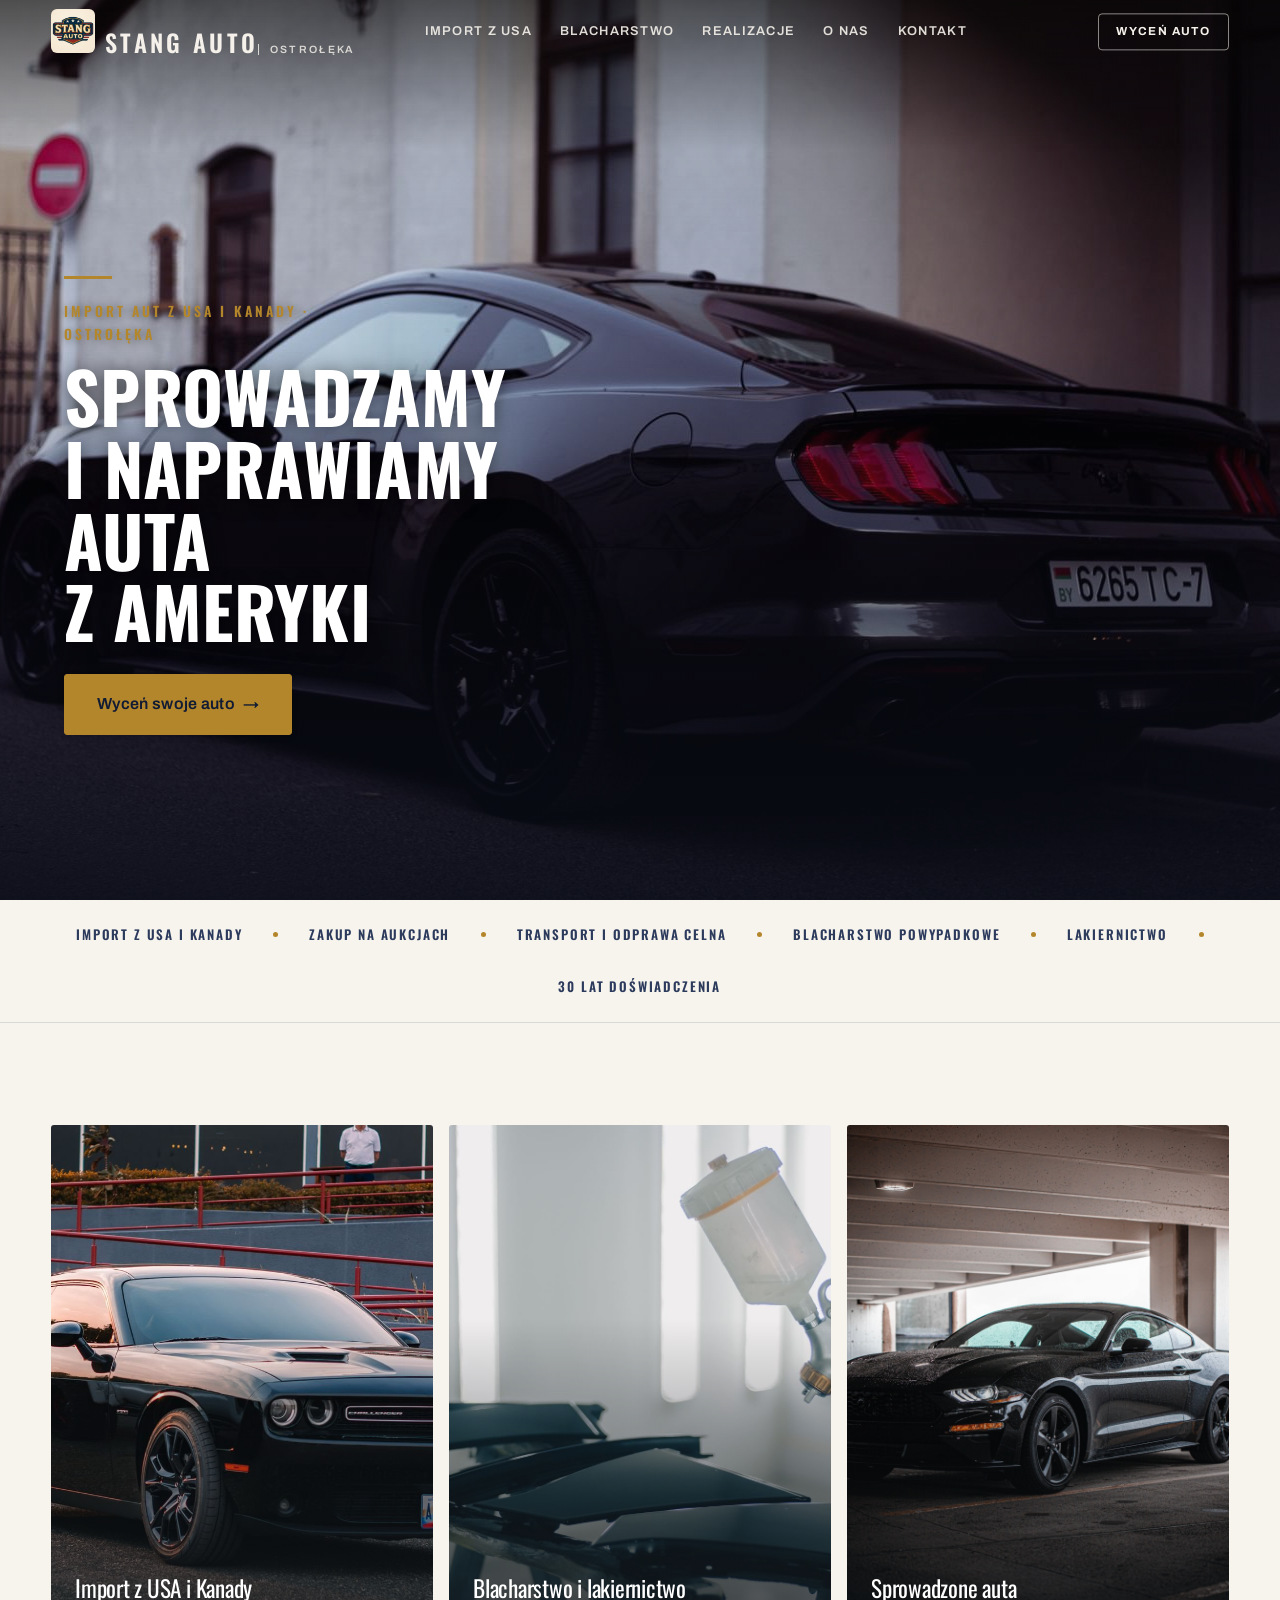
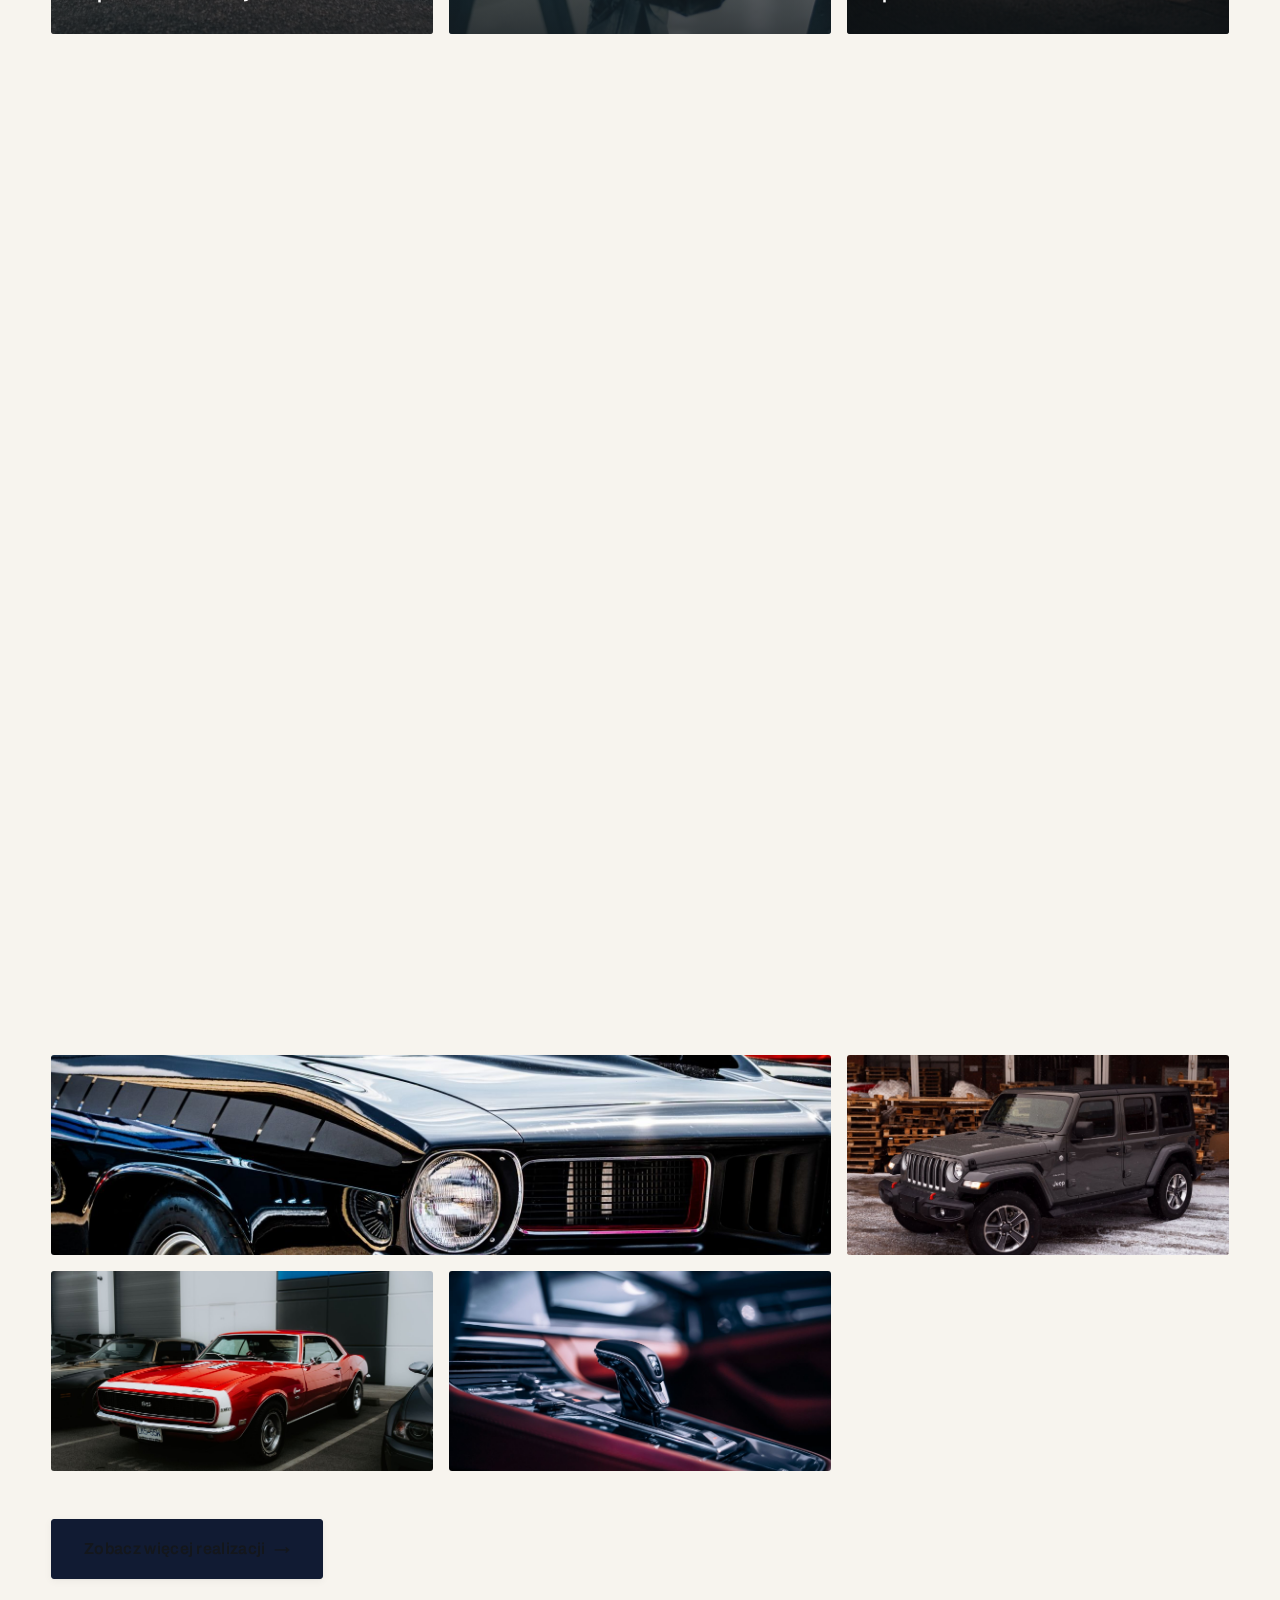
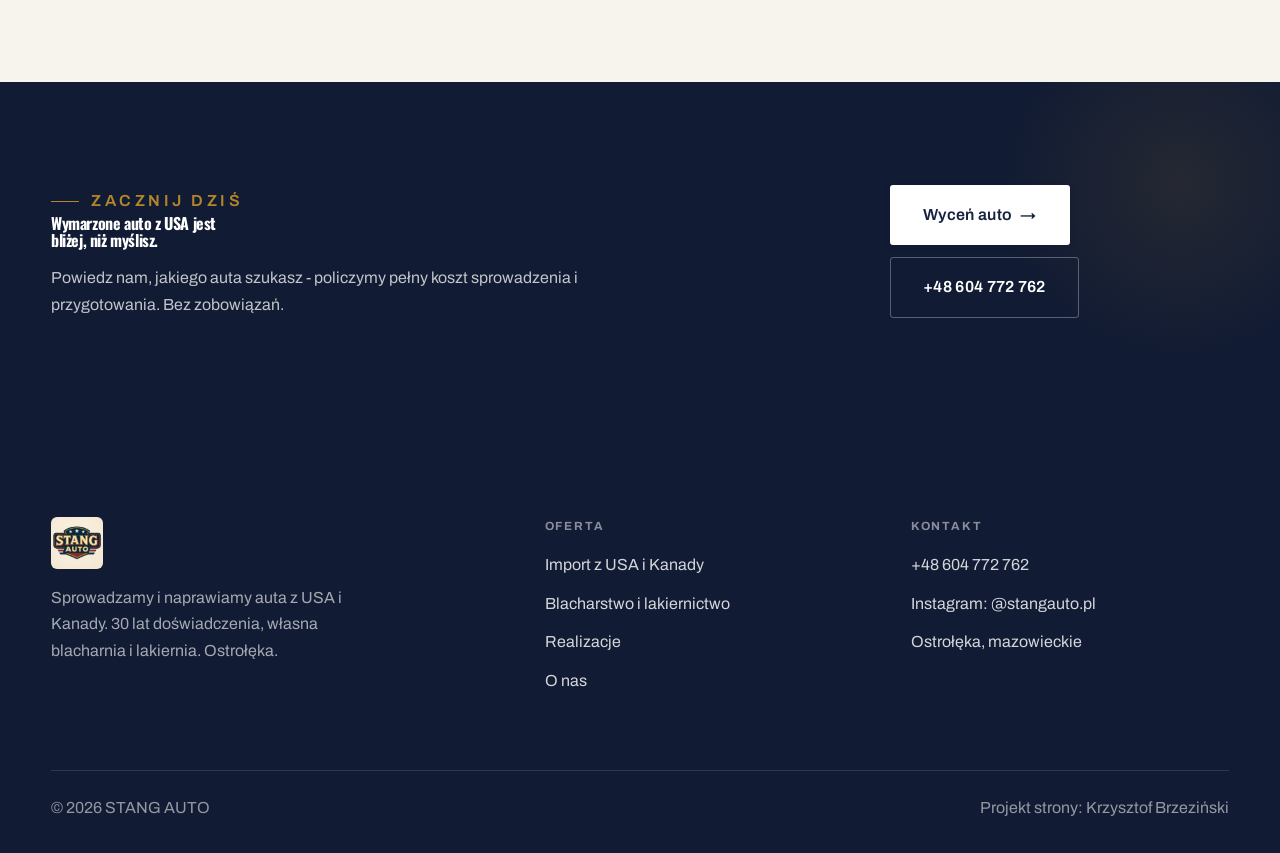
<file: index.html>
<!DOCTYPE html>
<html lang="pl">
<head>
<meta charset="UTF-8">
<meta name="viewport" content="width=device-width, initial-scale=1.0">
<title>STANGAUTO - Import aut z USA i Kanady, blacharstwo i lakiernictwo · Ostrołęka</title>
<meta name="description" content="STANGAUTO - sprowadzamy auta z USA i Kanady z 30-letnim doświadczeniem. Zakup na aukcjach, transport, odprawa celna oraz własna blacharnia i lakiernia. Auto gotowe do jazdy, bez ukrytych kosztów. Ostrołęka.">
<link rel="preconnect" href="https://fonts.googleapis.com">
<link rel="preconnect" href="https://fonts.gstatic.com" crossorigin>
<link href="https://fonts.googleapis.com/css2?family=Oswald:wght@500;600;700&family=Archivo:wght@400;500;600&display=swap" rel="stylesheet">
<link rel="stylesheet" href="assets/styles.css">
</head>
<body>

<header class="nav">
  <div class="wrap nav-inner">
    <a class="brand" href="index.html">
      <img class="brand-logo" src="img/logo.jpg" alt="STANG AUTO logo">
      <span><span class="name">STANG AUTO</span><span class="sub">Ostrołęka</span></span>
    </a>
    <nav class="nav-links">
      <a href="oferta.html">Import z USA</a>
      <a href="oferta.html#blacharstwo">Blacharstwo</a>
      <a href="realizacje.html">Realizacje</a>
      <a href="o-nas.html">O nas</a>
      <a href="kontakt.html">Kontakt</a>
      <a href="kontakt.html" class="btn btn-accent">Wyceń auto</a>
    </nav>
    <button class="nav-toggle" aria-label="Menu"><span></span><span></span><span></span></button>
  </div>
</header>

<section class="hero-auto">
  <img class="ha-poster" src="img/hero.jpg" alt="Auta sprowadzone z USA - STANG AUTO">
  <video class="ha-bg" autoplay muted loop playsinline preload="none" poster="img/hero.jpg" data-hero-video="img/hero.mp4" aria-hidden="true"></video>
  <div class="ha-veil"></div>
  <div class="ha-inner">
    <span class="ha-tick" aria-hidden="true"></span>
    <span class="ha-kicker">Import aut z USA i Kanady · Ostrołęka</span>
    <h1 class="ha-claim">Sprowadzamy i&nbsp;naprawiamy auta z&nbsp;Ameryki</h1>
    <a href="kontakt.html" class="btn btn-accent ha-cta">Wyceń swoje auto <span class="arr">→</span></a>
  </div>
</section>

<section class="spec-ribbon">
  <div class="wrap">
    <ul class="sr-row reveal"><li>Import z USA i Kanady</li><li>Zakup na aukcjach</li><li>Transport i odprawa celna</li><li>Blacharstwo powypadkowe</li><li>Lakiernictwo</li><li>30 lat doświadczenia</li></ul>
  </div>
</section>

<section class="gateways-band">
  <div class="wrap">
    <div class="gateways">
      <a href="oferta.html" class="gateway reveal"><img src="img/g1.jpg" alt="Auto sprowadzone z USA" loading="lazy"><span class="g-ttl">Import z USA i Kanady</span></a>
      <a href="oferta.html#blacharstwo" class="gateway reveal"><img src="img/g6.jpg" alt="Blacharstwo i lakiernictwo" loading="lazy"><span class="g-ttl">Blacharstwo i lakiernictwo</span></a>
      <a href="realizacje.html" class="gateway reveal"><img src="img/g7.jpg" alt="Auta sprowadzone z USA" loading="lazy"><span class="g-ttl">Sprowadzone auta</span></a>
    </div>
  </div>
</section>

<section class="auto-proc">
  <div class="wrap">
    <div class="head reveal">
      <span class="eyebrow">Jak to działa</span>
      <h2>Od aukcji w USA po gotowe auto pod Twoim domem</h2>
      <p>Prowadzimy Cię przez cały proces - wiesz, na jakim etapie jest auto i ile realnie kosztuje. Bez ukrytych dopłat.</p>
    </div>
    <ol class="auto-proc-row">
      <li class="reveal"><span class="ap-no">01</span><h3>Wybór auta i wycena</h3><p>Wskazujesz model albo my szukamy okazji na aukcjach USA i Kanady. Podajemy pełny koszt "pod klucz".</p></li>
      <li class="reveal"><span class="ap-no">02</span><h3>Zakup i transport</h3><p>Kupujemy auto na aukcji, organizujemy transport za ocean i odprawę celną.</p></li>
      <li class="reveal"><span class="ap-no">03</span><h3>Blacharka i lakier</h3><p>We własnym warsztacie doprowadzamy auto do stanu gotowego - blacharstwo powypadkowe i lakiernictwo.</p></li>
      <li class="reveal"><span class="ap-no">04</span><h3>Odbiór gotowego auta</h3><p>Oddajemy sprawdzone, złożone auto z kompletem dokumentów - gotowe do rejestracji i jazdy.</p></li>
    </ol>
  </div>
</section>

<section>
  <div class="wrap">
    <div class="head reveal">
      <span class="eyebrow">Realizacje</span>
      <h2>Auta, które sprowadziliśmy</h2>
      <p>Sportowe amerykańskie klasyki, SUV-y i terenowe Jeepy - wszystko sprowadzone i przygotowane u nas.</p>
    </div>
    <div class="gallery">
      <div class="tile t-two3 reveal"><img src="img/g2.jpg" alt="Amerykańska klasyka sprowadzona z USA" loading="lazy"><div class="cap">Amerykańska klasyka z USA</div></div>
      <div class="tile t-third reveal"><img src="img/g4.jpg" alt="Jeep Wrangler Rubicon z USA" loading="lazy"><div class="cap">Jeep Wrangler Rubicon</div></div>
      <div class="tile t-third reveal"><img src="img/g3.jpg" alt="Auta na placu STANG AUTO" loading="lazy"><div class="cap">Na naszym placu</div></div>
      <div class="tile t-third reveal"><img src="img/g5.jpg" alt="Wnętrze premium sprowadzonego auta" loading="lazy"><div class="cap">Detale premium</div></div>
    </div>
    <div style="margin-top:var(--space-7)" class="reveal"><a href="realizacje.html" class="btn btn-accent">Zobacz więcej realizacji <span class="arr">→</span></a></div>
  </div>
</section>

<section class="cta">
  <div class="wrap">
    <div class="reveal">
      <span class="eyebrow">Zacznij dziś</span>
      <h2>Wymarzone auto z USA jest bliżej, niż myślisz.</h2>
      <p>Powiedz nam, jakiego auta szukasz - policzymy pełny koszt sprowadzenia i przygotowania. Bez zobowiązań.</p>
    </div>
    <div class="cta-actions reveal">
      <a href="kontakt.html" class="btn btn-light">Wyceń auto <span class="arr">→</span></a>
      <a href="tel:+48604772762" class="btn btn-ghost" style="color:#fff;border-color:rgba(255,255,255,.3)">+48 604 772 762</a>
    </div>
  </div>
</section>

<footer>
  <div class="wrap">
    <div class="foot-grid">
      <div class="foot-brand">
        <img class="brand-logo" src="img/logo.jpg" alt="STANG AUTO" style="height:52px;margin-bottom:14px">
        <p>Sprowadzamy i naprawiamy auta z USA i Kanady. 30 lat doświadczenia, własna blacharnia i lakiernia. Ostrołęka.</p>
      </div>
      <div class="foot-col">
        <h4>Oferta</h4>
        <a href="oferta.html">Import z USA i Kanady</a>
        <a href="oferta.html#blacharstwo">Blacharstwo i lakiernictwo</a>
        <a href="realizacje.html">Realizacje</a>
        <a href="o-nas.html">O nas</a>
      </div>
      <div class="foot-col">
        <h4>Kontakt</h4>
        <a href="tel:+48604772762">+48 604 772 762</a>
        <a href="https://www.instagram.com/stangauto.pl/" target="_blank" rel="noopener">Instagram: @stangauto.pl</a>
        <p>Ostrołęka, mazowieckie</p>
      </div>
    </div>
    <div class="foot-bot">
      <span>© 2026 STANG AUTO</span>
      <span>Projekt strony: Krzysztof Brzeziński</span>
    </div>
  </div>
</footer>

<div class="sticky-reserve"><a class="sr-book" href="kontakt.html">Wyceń auto</a><a class="sr-call" href="tel:+48604772762" aria-label="Zadzwoń"><svg class="ico-tel" width="16" height="16" viewBox="0 0 24 24" fill="none" aria-hidden="true"><path d="M6.6 10.8a15.5 15.5 0 0 0 6.6 6.6l2.2-2.2a1 1 0 0 1 1-.24 11.4 11.4 0 0 0 3.6.58 1 1 0 0 1 1 1V20a1 1 0 0 1-1 1A17 17 0 0 1 3 4a1 1 0 0 1 1-1h3.5a1 1 0 0 1 1 1c0 1.25.2 2.46.58 3.6a1 1 0 0 1-.25 1l-2.23 2.2Z" fill="currentColor"/></svg></a></div>

<script src="assets/main.js"></script>
</body>
</html>
</file>
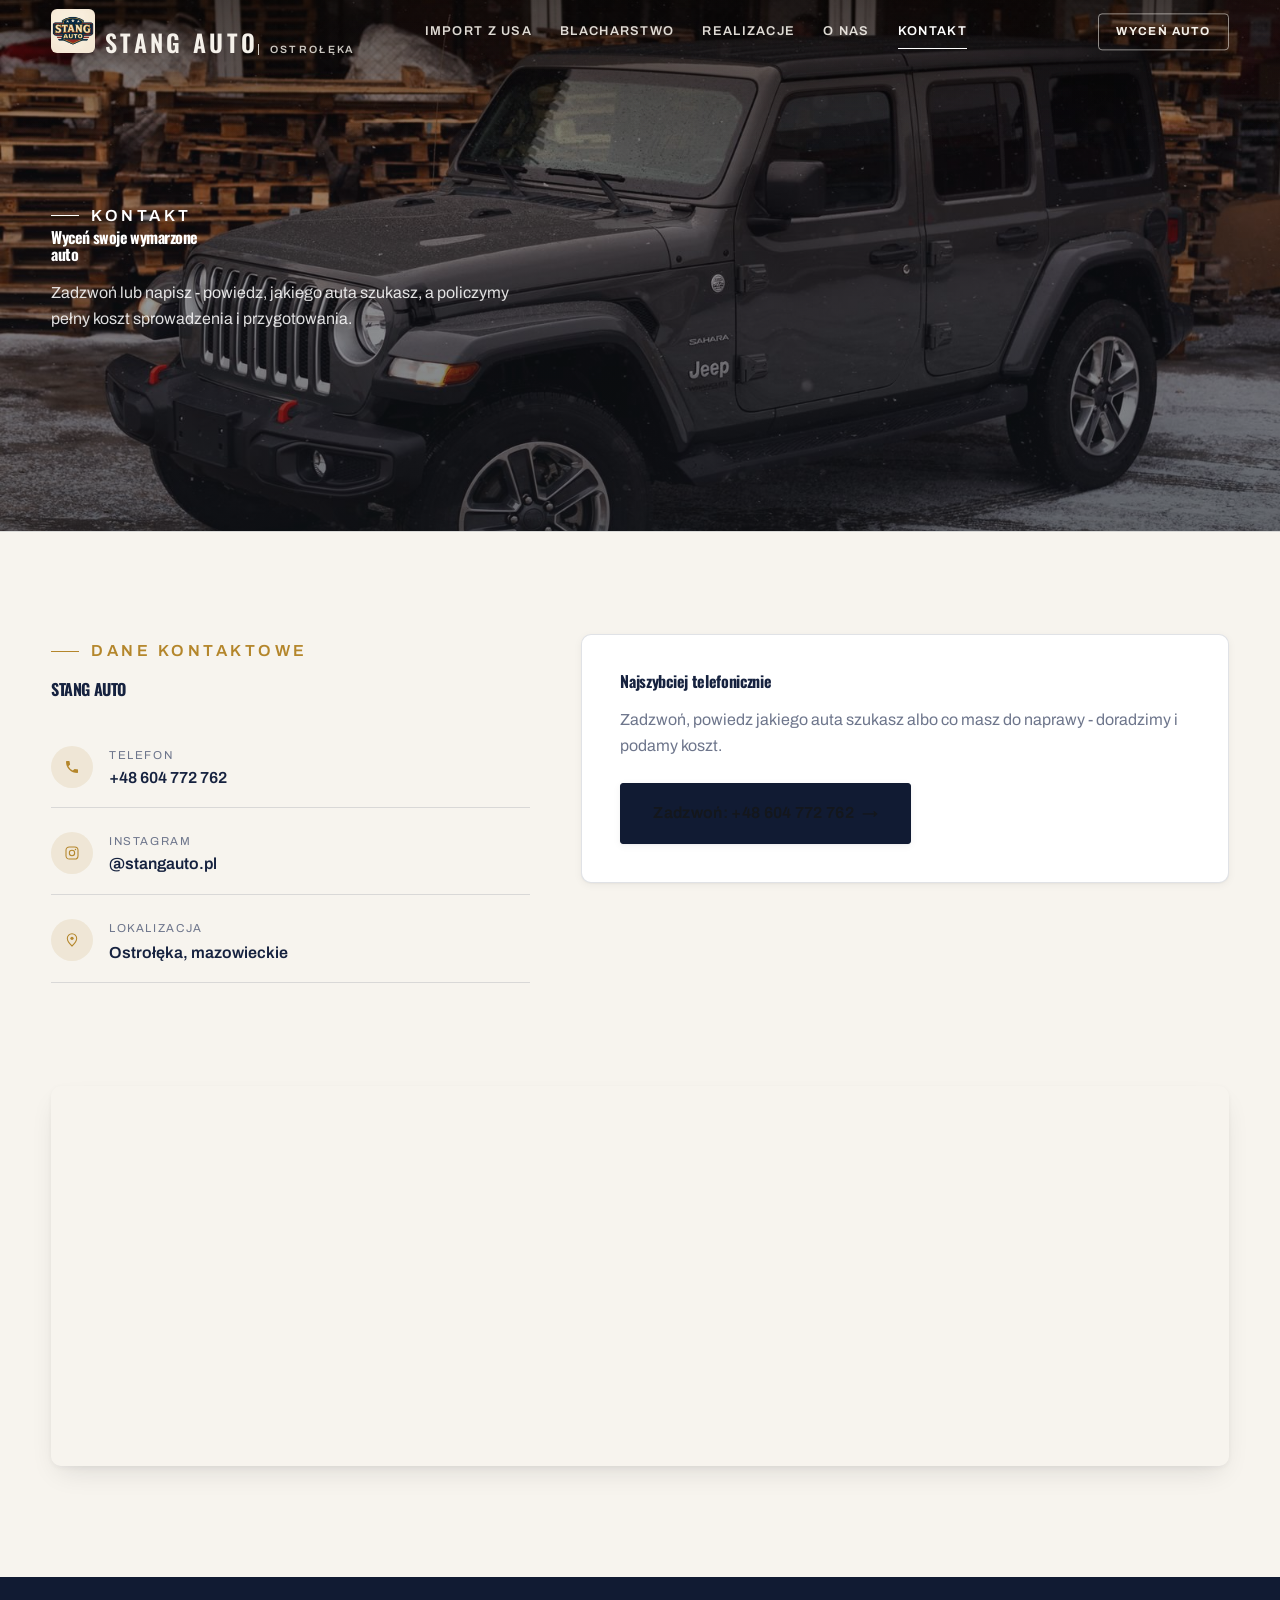
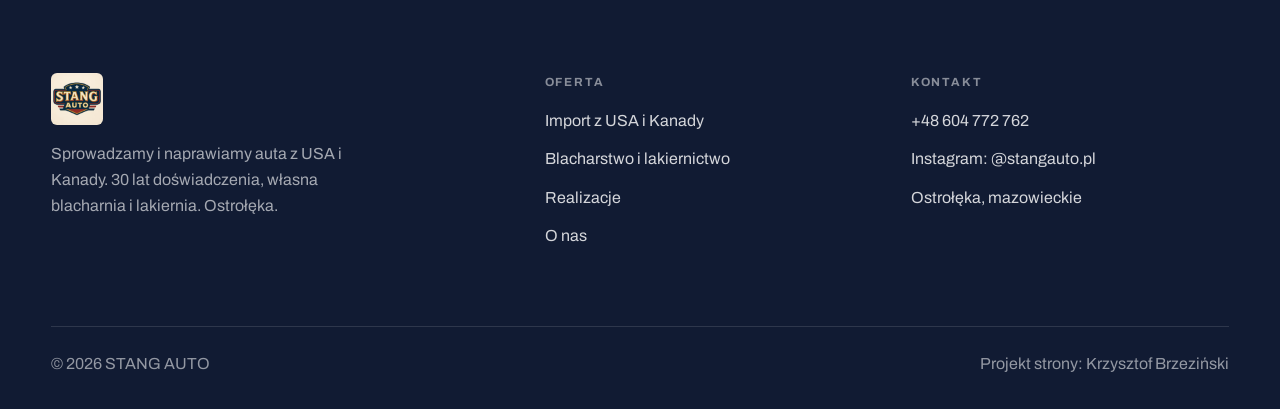
<file: kontakt.html>
<!DOCTYPE html>
<html lang="pl">
<head>
<meta charset="UTF-8">
<meta name="viewport" content="width=device-width, initial-scale=1.0">
<title>Kontakt - STANG AUTO · Import aut z USA i Kanady, Ostrołęka</title>
<meta name="description" content="Skontaktuj się ze STANG AUTO - import aut z USA i Kanady, blacharstwo i lakiernictwo. Ostrołęka, mazowieckie. Tel. +48 604 772 762.">
<link rel="preconnect" href="https://fonts.googleapis.com">
<link rel="preconnect" href="https://fonts.gstatic.com" crossorigin>
<link href="https://fonts.googleapis.com/css2?family=Oswald:wght@500;600;700&family=Archivo:wght@400;500;600&display=swap" rel="stylesheet">
<link rel="stylesheet" href="assets/styles.css">
</head>
<body>

<header class="nav">
  <div class="wrap nav-inner">
    <a class="brand" href="index.html">
      <img class="brand-logo" src="img/logo.jpg" alt="STANG AUTO logo">
      <span><span class="name">STANG AUTO</span><span class="sub">Ostrołęka</span></span>
    </a>
    <nav class="nav-links">
      <a href="oferta.html">Import z USA</a>
      <a href="oferta.html#blacharstwo">Blacharstwo</a>
      <a href="realizacje.html">Realizacje</a>
      <a href="o-nas.html">O nas</a>
      <a href="kontakt.html" class="active">Kontakt</a>
      <a href="kontakt.html" class="btn btn-accent">Wyceń auto</a>
    </nav>
    <button class="nav-toggle" aria-label="Menu"><span></span><span></span><span></span></button>
  </div>
</header>

<section class="pagehead">
  <img src="img/g4.jpg" alt="STANG AUTO - kontakt">
  <div class="wrap">
    <span class="eyebrow">Kontakt</span>
    <h1>Wyceń swoje wymarzone auto</h1>
    <p>Zadzwoń lub napisz - powiedz, jakiego auta szukasz, a policzymy pełny koszt sprowadzenia i przygotowania.</p>
  </div>
</section>

<section>
  <div class="wrap contact-grid">
    <div class="reveal">
      <span class="eyebrow">Dane kontaktowe</span>
      <h2 style="margin:var(--space-4) 0 var(--space-6)">STANG AUTO</h2>
      <div class="info-list">
        <div class="info-row"><div class="ic"><svg class="ico-tel" width="16" height="16" viewBox="0 0 24 24" fill="none" aria-hidden="true"><path d="M6.6 10.8a15.5 15.5 0 0 0 6.6 6.6l2.2-2.2a1 1 0 0 1 1-.24 11.4 11.4 0 0 0 3.6.58 1 1 0 0 1 1 1V20a1 1 0 0 1-1 1A17 17 0 0 1 3 4a1 1 0 0 1 1-1h3.5a1 1 0 0 1 1 1c0 1.25.2 2.46.58 3.6a1 1 0 0 1-.25 1l-2.23 2.2Z" fill="currentColor"/></svg></div><div><div class="lbl">Telefon</div><a class="val" href="tel:+48604772762">+48 604 772 762</a></div></div>
        <div class="info-row"><div class="ic"><svg width="16" height="16" viewBox="0 0 24 24" fill="none" aria-hidden="true"><rect x="3" y="3" width="18" height="18" rx="5" stroke="currentColor" stroke-width="1.6"/><circle cx="12" cy="12" r="4" stroke="currentColor" stroke-width="1.6"/><circle cx="17.2" cy="6.8" r="1.1" fill="currentColor"/></svg></div><div><div class="lbl">Instagram</div><a class="val" href="https://www.instagram.com/stangauto.pl/" target="_blank" rel="noopener">@stangauto.pl</a></div></div>
        <div class="info-row"><div class="ic"><svg class="ico-pin" width="16" height="16" viewBox="0 0 24 24" fill="none" aria-hidden="true"><path d="M12 21s7-6.1 7-11.5A7 7 0 0 0 5 9.5C5 14.9 12 21 12 21Z" stroke="currentColor" stroke-width="1.6" fill="none"/><circle cx="12" cy="9.5" r="2.4" fill="currentColor"/></svg></div><div><div class="lbl">Lokalizacja</div><div class="val">Ostrołęka, mazowieckie</div></div></div>
      </div>
    </div>
    <div class="reveal">
      <div class="form">
        <h3 style="margin-bottom:var(--space-4)">Najszybciej telefonicznie</h3>
        <p class="muted" style="margin-bottom:var(--space-5)">Zadzwoń, powiedz jakiego auta szukasz albo co masz do naprawy - doradzimy i podamy koszt.</p>
        <a href="tel:+48604772762" class="btn btn-accent" style="justify-content:center">Zadzwoń: +48 604 772 762 <span class="arr">→</span></a>
      </div>
    </div>
  </div>
</section>

<section style="padding-top:0">
  <div class="wrap reveal">
    <iframe class="map" title="STANG AUTO - Ostrołęka" src="https://maps.google.com/maps?q=Ostro%C5%82%C4%99ka&z=13&output=embed" loading="lazy" referrerpolicy="no-referrer-when-downgrade"></iframe>
  </div>
</section>

<footer>
  <div class="wrap">
    <div class="foot-grid">
      <div class="foot-brand">
        <img class="brand-logo" src="img/logo.jpg" alt="STANG AUTO" style="height:52px;margin-bottom:14px">
        <p>Sprowadzamy i naprawiamy auta z USA i Kanady. 30 lat doświadczenia, własna blacharnia i lakiernia. Ostrołęka.</p>
      </div>
      <div class="foot-col">
        <h4>Oferta</h4>
        <a href="oferta.html">Import z USA i Kanady</a>
        <a href="oferta.html#blacharstwo">Blacharstwo i lakiernictwo</a>
        <a href="realizacje.html">Realizacje</a>
        <a href="o-nas.html">O nas</a>
      </div>
      <div class="foot-col">
        <h4>Kontakt</h4>
        <a href="tel:+48604772762">+48 604 772 762</a>
        <a href="https://www.instagram.com/stangauto.pl/" target="_blank" rel="noopener">Instagram: @stangauto.pl</a>
        <p>Ostrołęka, mazowieckie</p>
      </div>
    </div>
    <div class="foot-bot">
      <span>© 2026 STANG AUTO</span>
      <span>Projekt strony: Krzysztof Brzeziński</span>
    </div>
  </div>
</footer>
<div class="sticky-reserve"><a class="sr-book" href="kontakt.html">Wyceń auto</a><a class="sr-call" href="tel:+48604772762" aria-label="Zadzwoń"><svg class="ico-tel" width="16" height="16" viewBox="0 0 24 24" fill="none" aria-hidden="true"><path d="M6.6 10.8a15.5 15.5 0 0 0 6.6 6.6l2.2-2.2a1 1 0 0 1 1-.24 11.4 11.4 0 0 0 3.6.58 1 1 0 0 1 1 1V20a1 1 0 0 1-1 1A17 17 0 0 1 3 4a1 1 0 0 1 1-1h3.5a1 1 0 0 1 1 1c0 1.25.2 2.46.58 3.6a1 1 0 0 1-.25 1l-2.23 2.2Z" fill="currentColor"/></svg></a></div>

<script src="assets/main.js"></script>
</body>
</html>
</file>
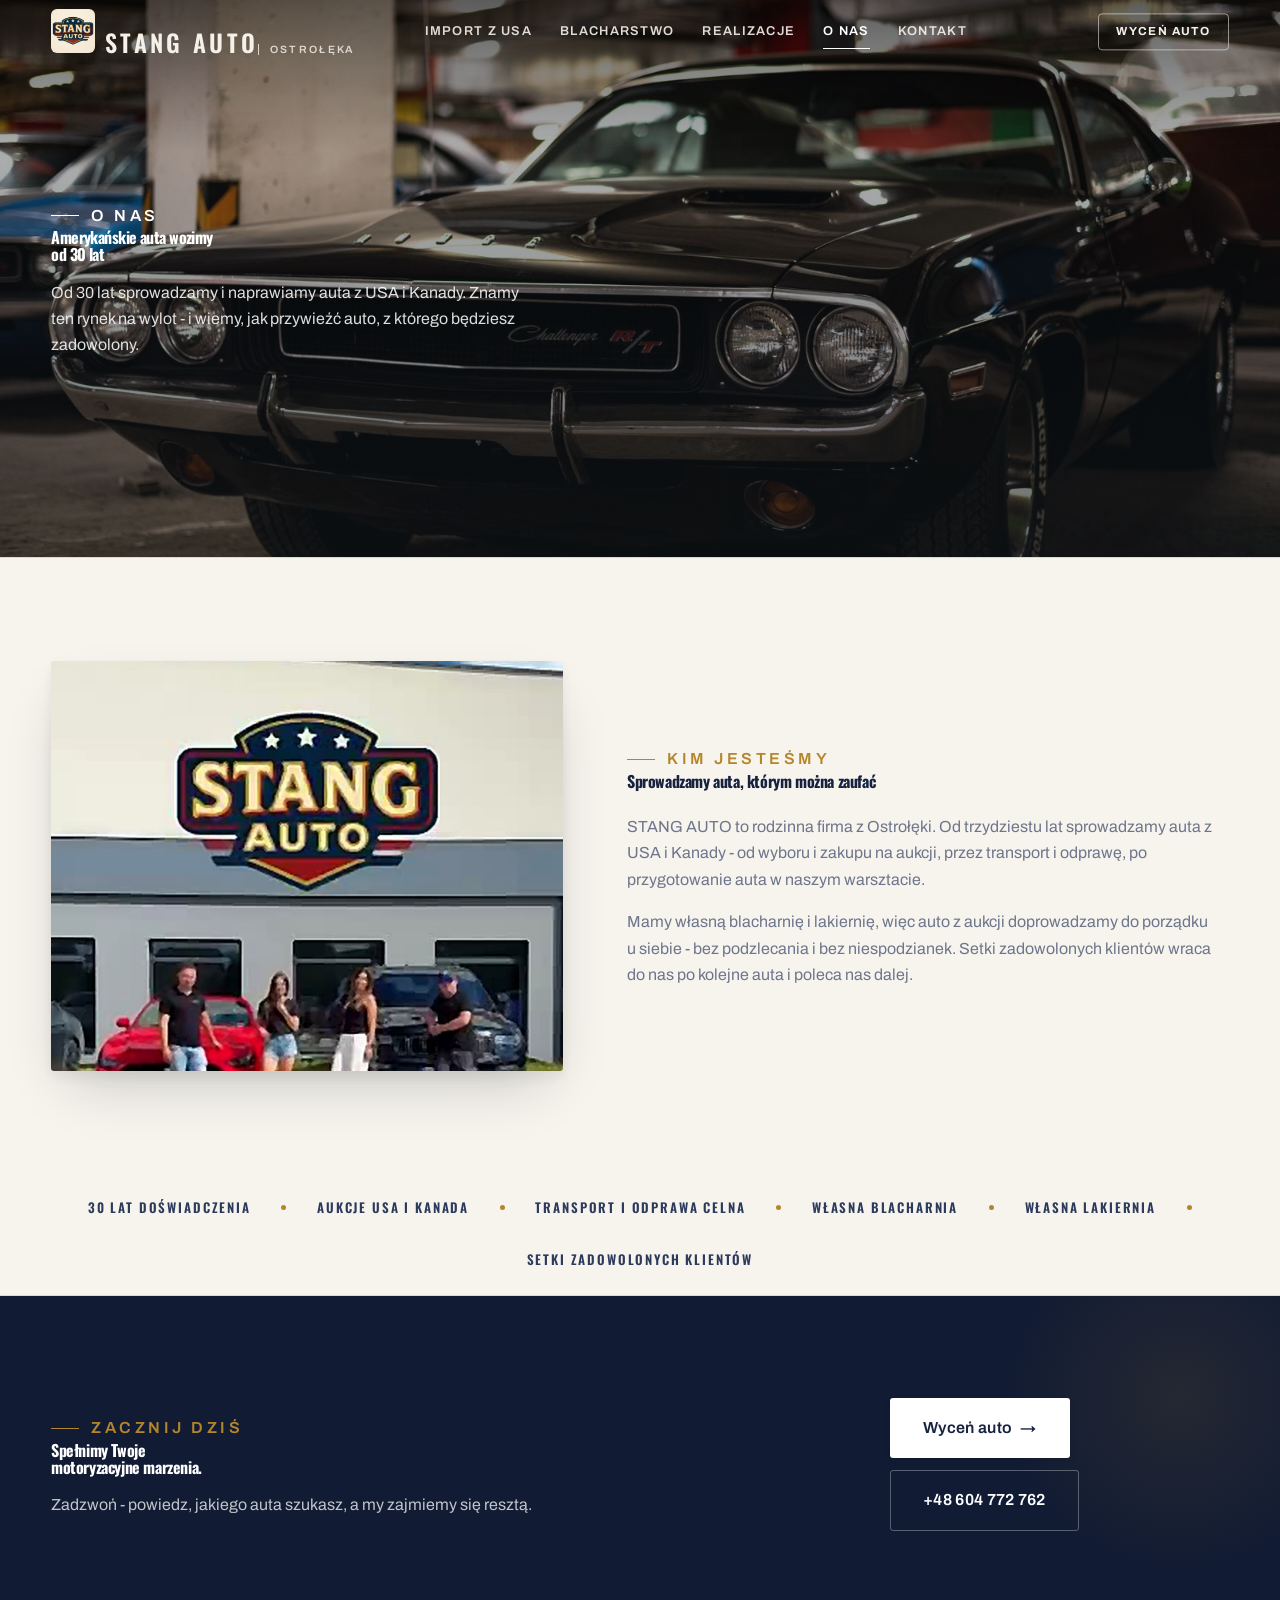
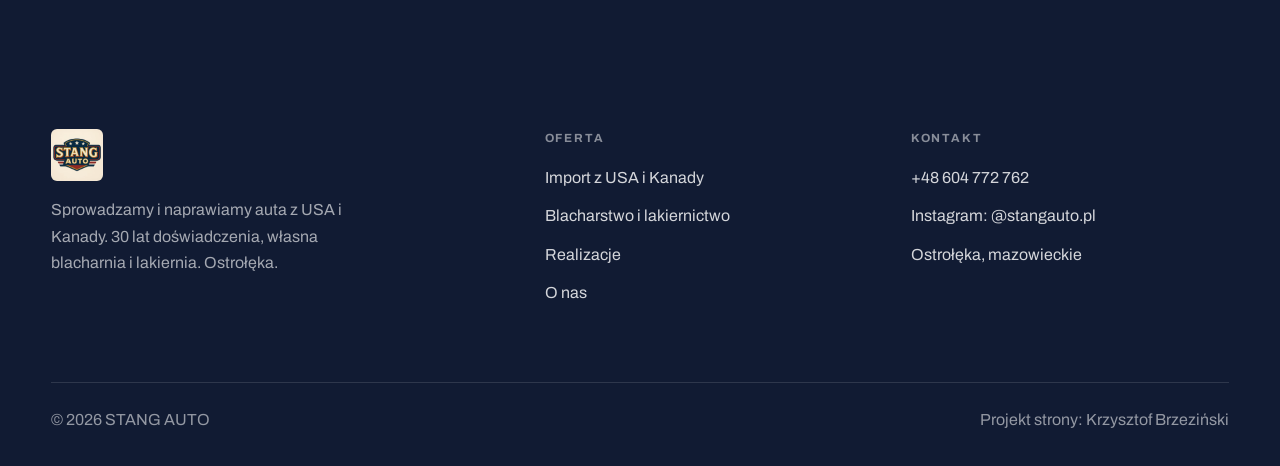
<file: o-nas.html>
<!DOCTYPE html>
<html lang="pl">
<head>
<meta charset="UTF-8">
<meta name="viewport" content="width=device-width, initial-scale=1.0">
<title>O nas - STANG AUTO · Import aut z USA i Kanady</title>
<meta name="description" content="STANG AUTO to rodzinna firma z Ostrołęki z 30-letnim doświadczeniem w imporcie aut z USA i Kanady oraz blacharstwie i lakiernictwie. Poznaj nasz zespół.">
<link rel="preconnect" href="https://fonts.googleapis.com">
<link rel="preconnect" href="https://fonts.gstatic.com" crossorigin>
<link href="https://fonts.googleapis.com/css2?family=Oswald:wght@500;600;700&family=Archivo:wght@400;500;600&display=swap" rel="stylesheet">
<link rel="stylesheet" href="assets/styles.css">
</head>
<body>

<header class="nav">
  <div class="wrap nav-inner">
    <a class="brand" href="index.html">
      <img class="brand-logo" src="img/logo.jpg" alt="STANG AUTO logo">
      <span><span class="name">STANG AUTO</span><span class="sub">Ostrołęka</span></span>
    </a>
    <nav class="nav-links">
      <a href="oferta.html">Import z USA</a>
      <a href="oferta.html#blacharstwo">Blacharstwo</a>
      <a href="realizacje.html">Realizacje</a>
      <a href="o-nas.html" class="active">O nas</a>
      <a href="kontakt.html">Kontakt</a>
      <a href="kontakt.html" class="btn btn-accent">Wyceń auto</a>
    </nav>
    <button class="nav-toggle" aria-label="Menu"><span></span><span></span><span></span></button>
  </div>
</header>

<section class="pagehead">
  <img src="img/g10.jpg" alt="Auto sprowadzone z USA - STANG AUTO">
  <div class="wrap">
    <span class="eyebrow">O nas</span>
    <h1>Amerykańskie auta wozimy od 30 lat</h1>
    <p>Od 30 lat sprowadzamy i naprawiamy auta z USA i Kanady. Znamy ten rynek na wylot - i wiemy, jak przywieźć auto, z którego będziesz zadowolony.</p>
  </div>
</section>

<section>
  <div class="wrap split">
    <div class="split-art reveal"><img src="img/about.jpg" alt="Zespół STANG AUTO" loading="lazy"></div>
    <div class="split-copy reveal">
      <span class="eyebrow">Kim jesteśmy</span>
      <h2>Sprowadzamy auta, którym można zaufać</h2>
      <p class="muted">STANG AUTO to rodzinna firma z Ostrołęki. Od trzydziestu lat sprowadzamy auta z USA i Kanady - od wyboru i zakupu na aukcji, przez transport i odprawę, po przygotowanie auta w naszym warsztacie.</p>
      <p class="muted">Mamy własną blacharnię i lakiernię, więc auto z aukcji doprowadzamy do porządku u siebie - bez podzlecania i bez niespodzianek. Setki zadowolonych klientów wraca do nas po kolejne auta i poleca nas dalej.</p>
    </div>
  </div>
</section>

<section class="spec-ribbon">
  <div class="wrap">
    <ul class="sr-row reveal"><li>30 lat doświadczenia</li><li>Aukcje USA i Kanada</li><li>Transport i odprawa celna</li><li>Własna blacharnia</li><li>Własna lakiernia</li><li>Setki zadowolonych klientów</li></ul>
  </div>
</section>

<section class="cta">
  <div class="wrap">
    <div class="reveal">
      <span class="eyebrow">Zacznij dziś</span>
      <h2>Spełnimy Twoje motoryzacyjne marzenia.</h2>
      <p>Zadzwoń - powiedz, jakiego auta szukasz, a my zajmiemy się resztą.</p>
    </div>
    <div class="cta-actions reveal">
      <a href="kontakt.html" class="btn btn-light">Wyceń auto <span class="arr">→</span></a>
      <a href="tel:+48604772762" class="btn btn-ghost" style="color:#fff;border-color:rgba(255,255,255,.3)">+48 604 772 762</a>
    </div>
  </div>
</section>

<footer>
  <div class="wrap">
    <div class="foot-grid">
      <div class="foot-brand">
        <img class="brand-logo" src="img/logo.jpg" alt="STANG AUTO" style="height:52px;margin-bottom:14px">
        <p>Sprowadzamy i naprawiamy auta z USA i Kanady. 30 lat doświadczenia, własna blacharnia i lakiernia. Ostrołęka.</p>
      </div>
      <div class="foot-col">
        <h4>Oferta</h4>
        <a href="oferta.html">Import z USA i Kanady</a>
        <a href="oferta.html#blacharstwo">Blacharstwo i lakiernictwo</a>
        <a href="realizacje.html">Realizacje</a>
        <a href="o-nas.html">O nas</a>
      </div>
      <div class="foot-col">
        <h4>Kontakt</h4>
        <a href="tel:+48604772762">+48 604 772 762</a>
        <a href="https://www.instagram.com/stangauto.pl/" target="_blank" rel="noopener">Instagram: @stangauto.pl</a>
        <p>Ostrołęka, mazowieckie</p>
      </div>
    </div>
    <div class="foot-bot">
      <span>© 2026 STANG AUTO</span>
      <span>Projekt strony: Krzysztof Brzeziński</span>
    </div>
  </div>
</footer>
<div class="sticky-reserve"><a class="sr-book" href="kontakt.html">Wyceń auto</a><a class="sr-call" href="tel:+48604772762" aria-label="Zadzwoń"><svg class="ico-tel" width="16" height="16" viewBox="0 0 24 24" fill="none" aria-hidden="true"><path d="M6.6 10.8a15.5 15.5 0 0 0 6.6 6.6l2.2-2.2a1 1 0 0 1 1-.24 11.4 11.4 0 0 0 3.6.58 1 1 0 0 1 1 1V20a1 1 0 0 1-1 1A17 17 0 0 1 3 4a1 1 0 0 1 1-1h3.5a1 1 0 0 1 1 1c0 1.25.2 2.46.58 3.6a1 1 0 0 1-.25 1l-2.23 2.2Z" fill="currentColor"/></svg></a></div>

<script src="assets/main.js"></script>
</body>
</html>
</file>
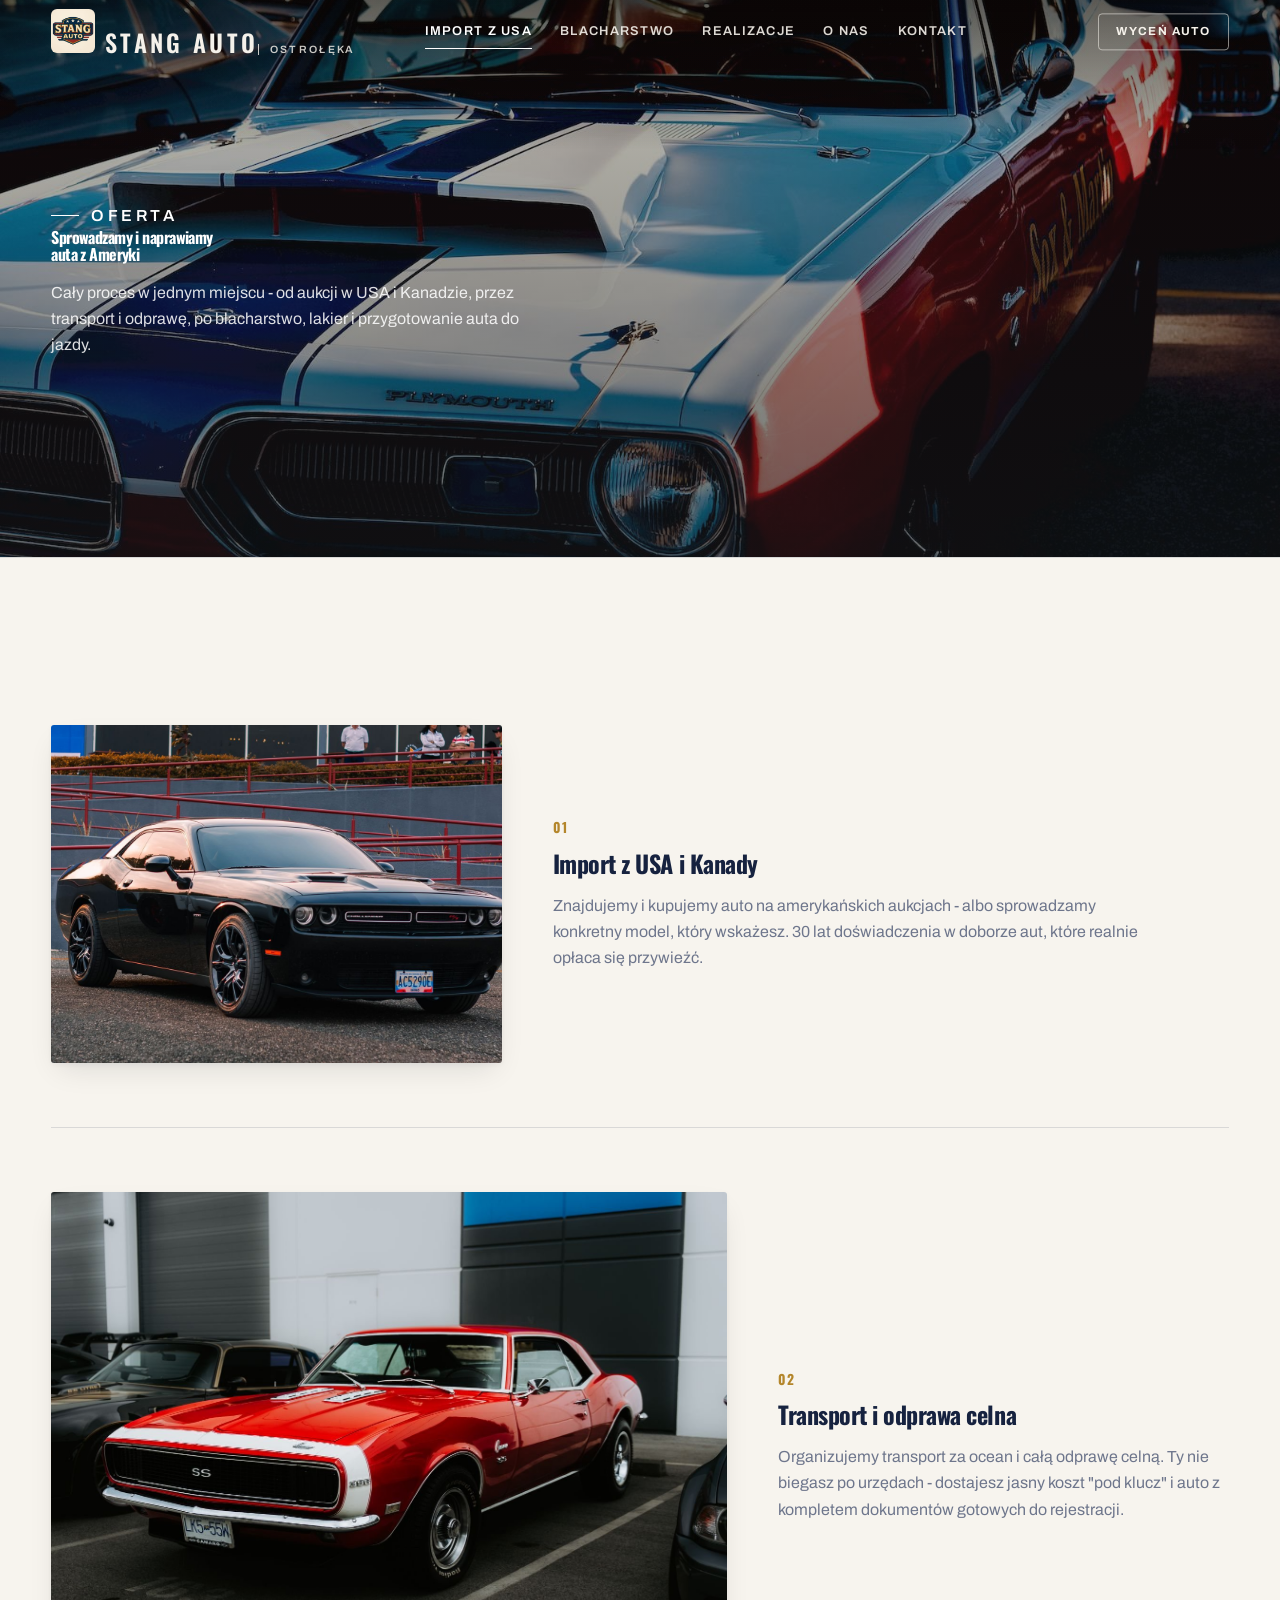
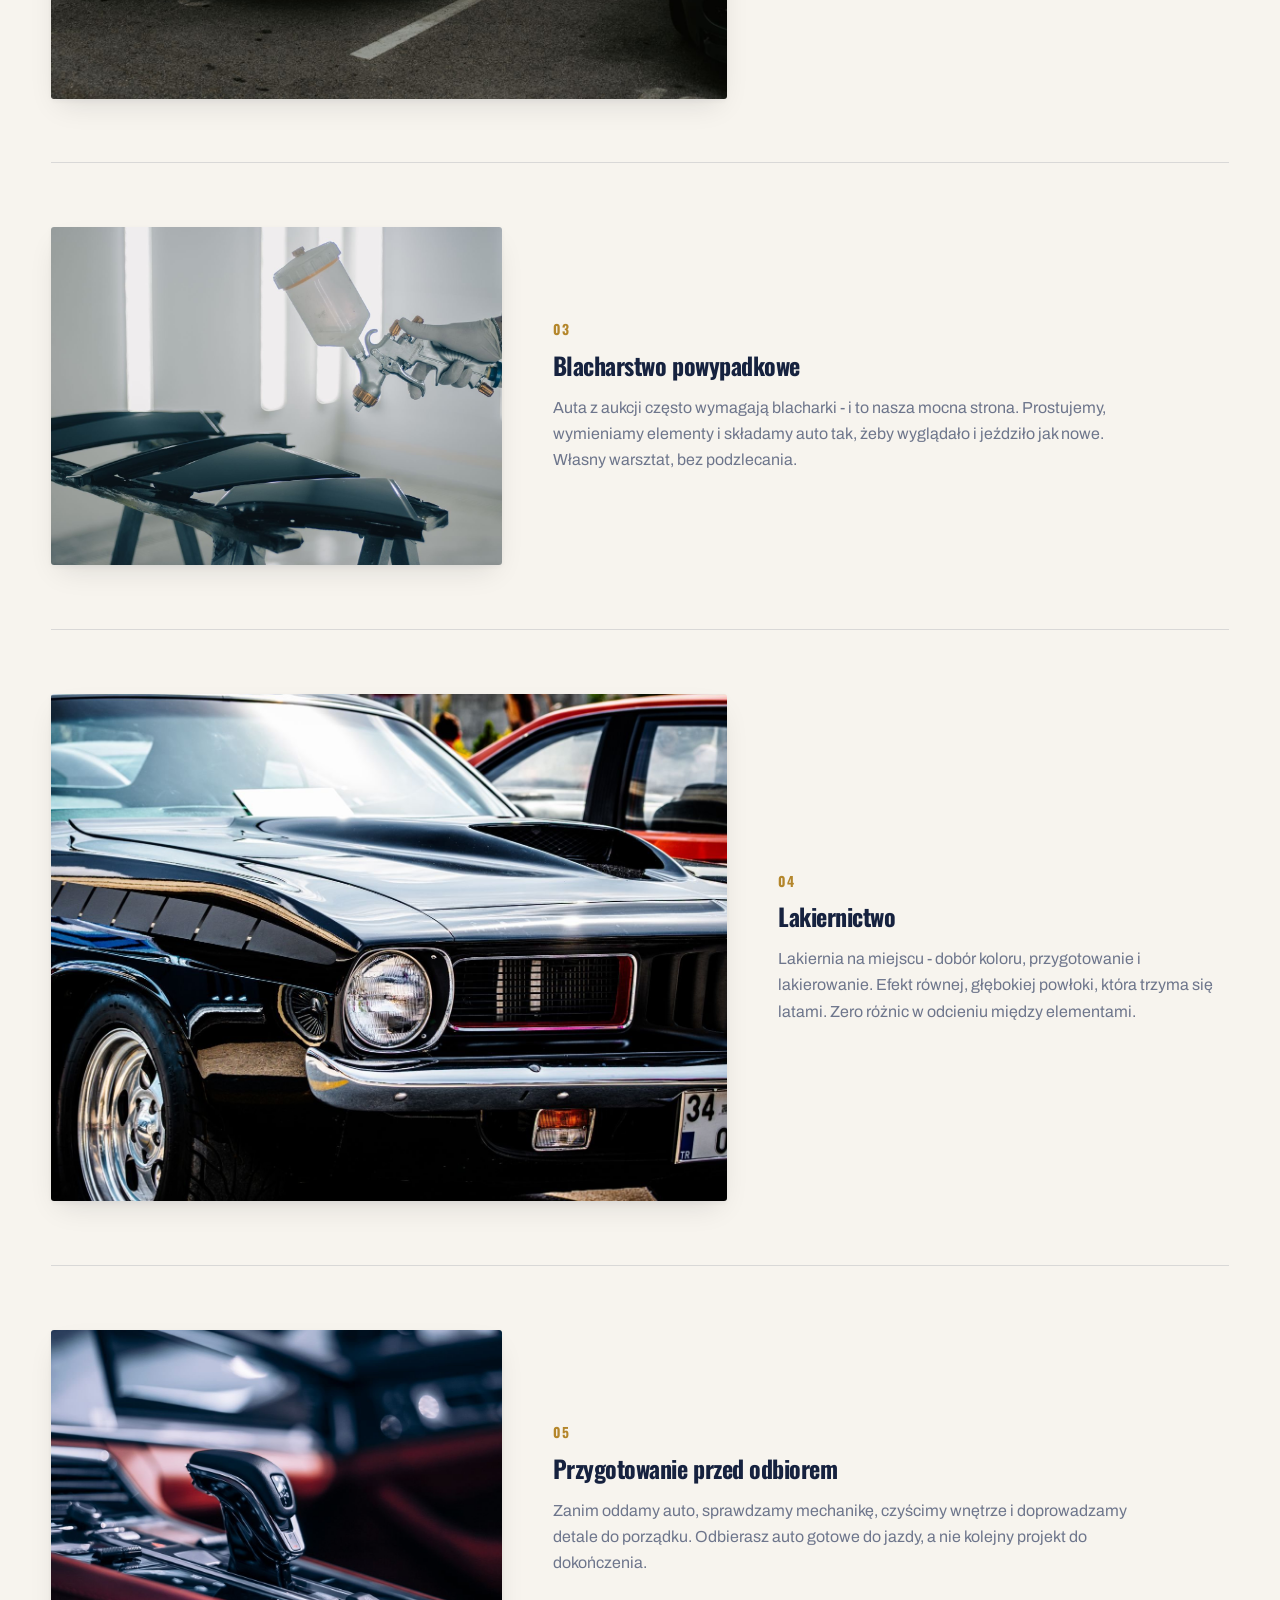
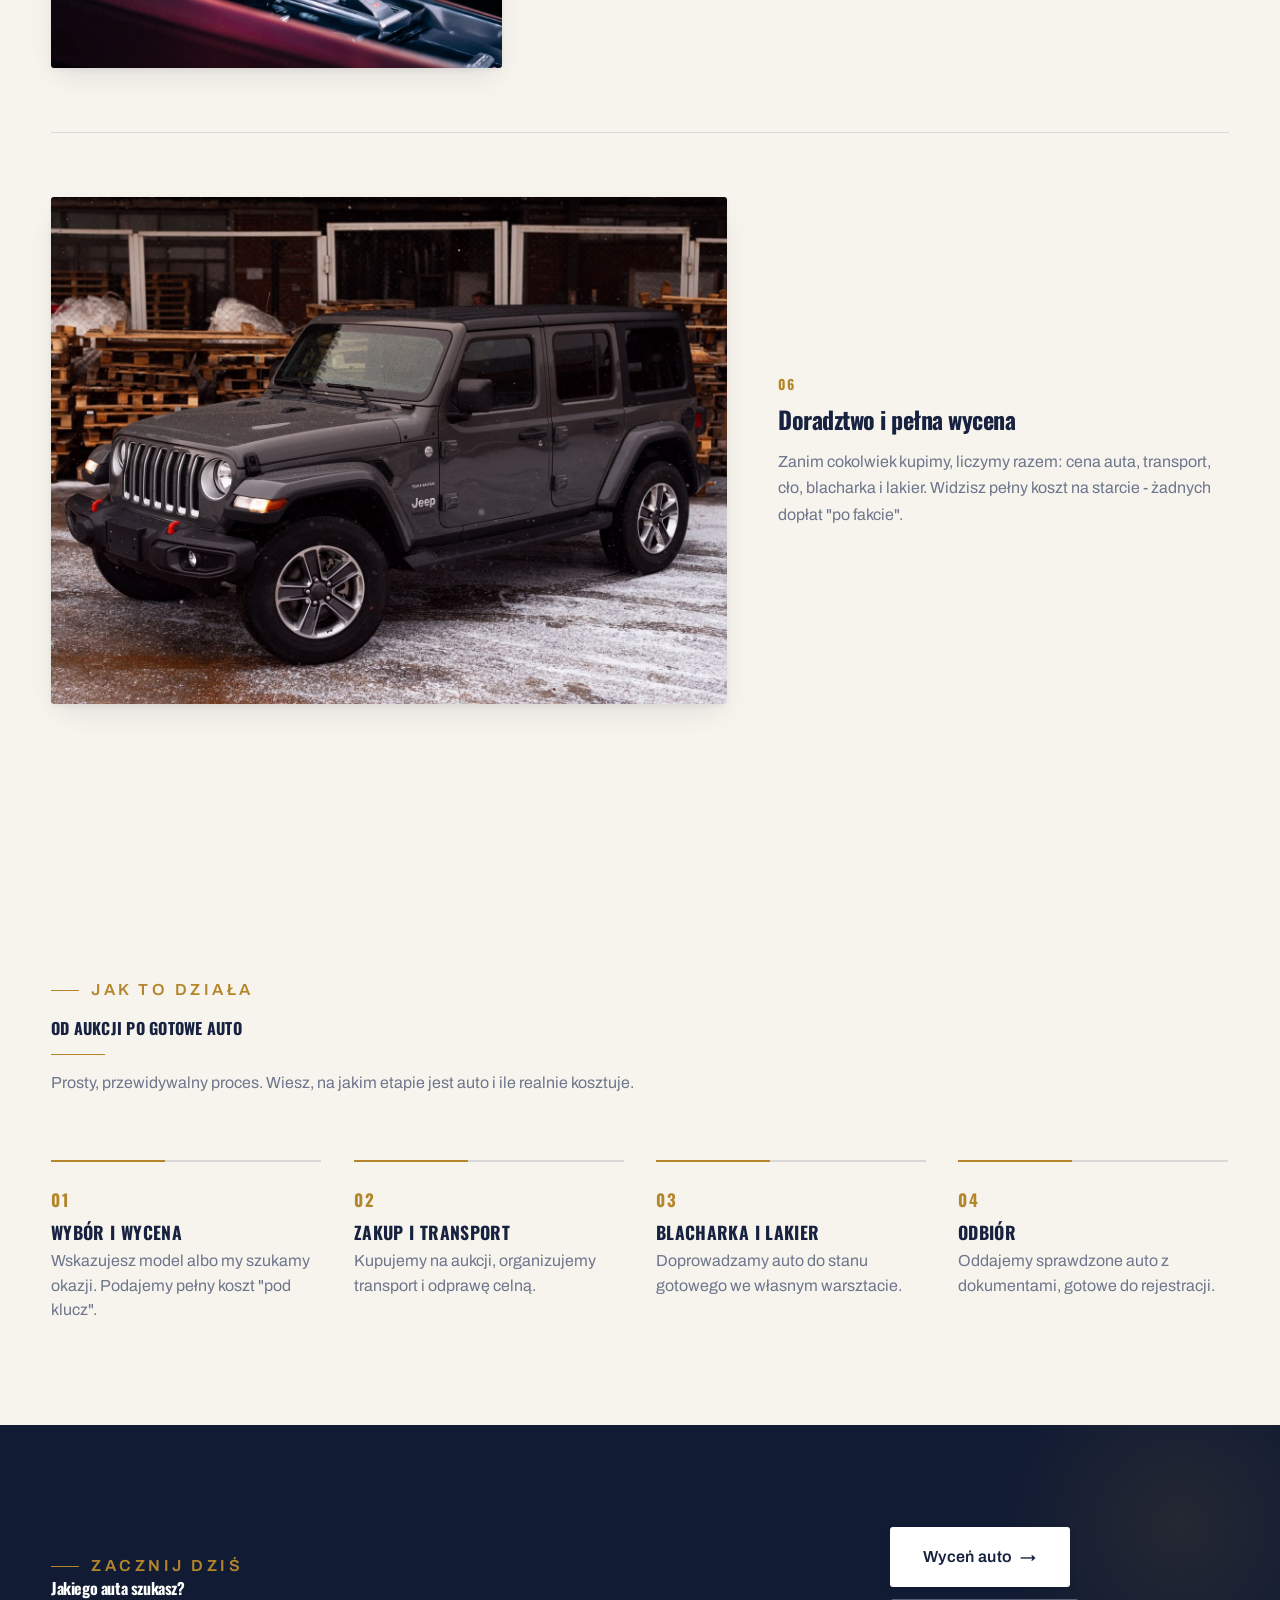
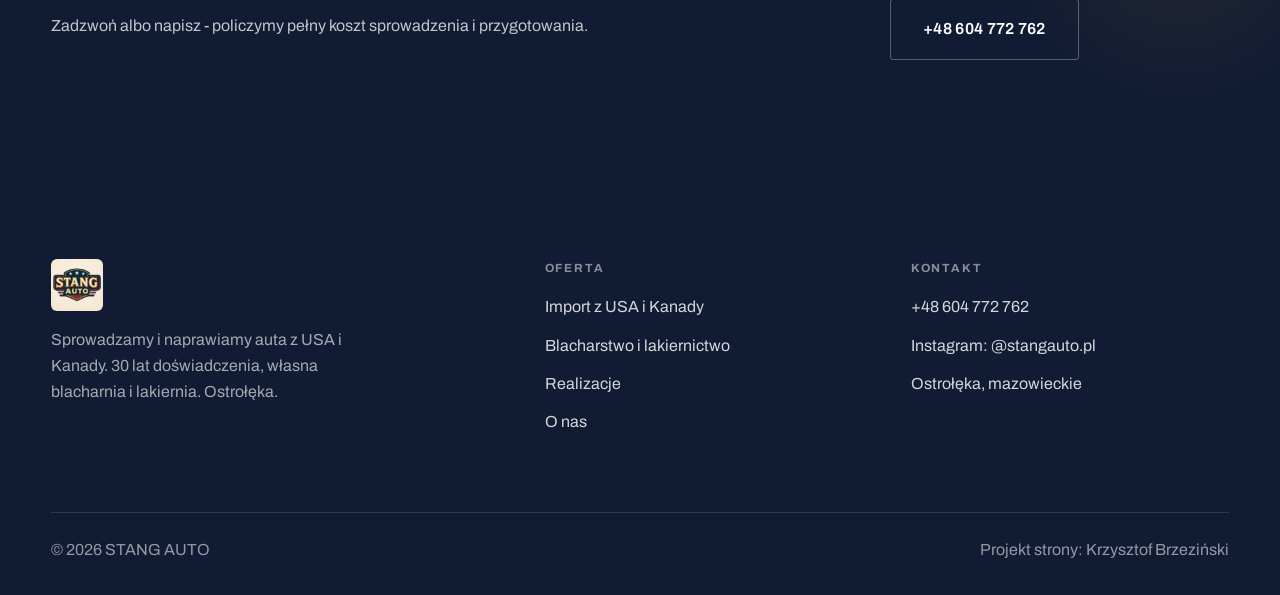
<file: oferta.html>
<!DOCTYPE html>
<html lang="pl">
<head>
<meta charset="UTF-8">
<meta name="viewport" content="width=device-width, initial-scale=1.0">
<title>Oferta - Import z USA i Kanady, blacharstwo i lakier · STANG AUTO</title>
<meta name="description" content="STANG AUTO Ostrołęka: import aut z USA i Kanady, zakup na aukcjach, transport i odprawa celna oraz własna blacharnia i lakiernia. Auto sprowadzone i przygotowane w jednym miejscu.">
<link rel="preconnect" href="https://fonts.googleapis.com">
<link rel="preconnect" href="https://fonts.gstatic.com" crossorigin>
<link href="https://fonts.googleapis.com/css2?family=Oswald:wght@500;600;700&family=Archivo:wght@400;500;600&display=swap" rel="stylesheet">
<link rel="stylesheet" href="assets/styles.css">
</head>
<body>

<header class="nav">
  <div class="wrap nav-inner">
    <a class="brand" href="index.html">
      <img class="brand-logo" src="img/logo.jpg" alt="STANG AUTO logo">
      <span><span class="name">STANG AUTO</span><span class="sub">Ostrołęka</span></span>
    </a>
    <nav class="nav-links">
      <a href="oferta.html" class="active">Import z USA</a>
      <a href="oferta.html#blacharstwo">Blacharstwo</a>
      <a href="realizacje.html">Realizacje</a>
      <a href="o-nas.html">O nas</a>
      <a href="kontakt.html">Kontakt</a>
      <a href="kontakt.html" class="btn btn-accent">Wyceń auto</a>
    </nav>
    <button class="nav-toggle" aria-label="Menu"><span></span><span></span><span></span></button>
  </div>
</header>

<section class="pagehead">
  <img src="img/g8.jpg" alt="Auto sprowadzone z USA - STANG AUTO">
  <div class="wrap">
    <span class="eyebrow">Oferta</span>
    <h1>Sprowadzamy i naprawiamy auta z Ameryki</h1>
    <p>Cały proces w jednym miejscu - od aukcji w USA i Kanadzie, przez transport i odprawę, po blacharstwo, lakier i przygotowanie auta do jazdy.</p>
  </div>
</section>

<section>
  <div class="wrap">
    <div class="svc-row reveal">
      <div class="svc-row-art"><img src="img/g1.jpg" alt="Import aut z USA i Kanady" loading="lazy"></div>
      <div>
        <span class="num">01</span>
        <h3>Import z USA i Kanady</h3>
        <p class="muted">Znajdujemy i kupujemy auto na amerykańskich aukcjach - albo sprowadzamy konkretny model, który wskażesz. 30 lat doświadczenia w doborze aut, które realnie opłaca się przywieźć.</p>
      </div>
    </div>
    <div class="svc-row rev reveal">
      <div class="svc-row-art"><img src="img/g3.jpg" alt="Transport i odprawa celna" loading="lazy"></div>
      <div>
        <span class="num">02</span>
        <h3>Transport i odprawa celna</h3>
        <p class="muted">Organizujemy transport za ocean i całą odprawę celną. Ty nie biegasz po urzędach - dostajesz jasny koszt "pod klucz" i auto z kompletem dokumentów gotowych do rejestracji.</p>
      </div>
    </div>
    <div class="svc-row reveal" id="blacharstwo">
      <div class="svc-row-art"><img src="img/g6.jpg" alt="Blacharstwo powypadkowe" loading="lazy"></div>
      <div>
        <span class="num">03</span>
        <h3>Blacharstwo powypadkowe</h3>
        <p class="muted">Auta z aukcji często wymagają blacharki - i to nasza mocna strona. Prostujemy, wymieniamy elementy i składamy auto tak, żeby wyglądało i jeździło jak nowe. Własny warsztat, bez podzlecania.</p>
      </div>
    </div>
    <div class="svc-row rev reveal">
      <div class="svc-row-art"><img src="img/g2.jpg" alt="Lakiernictwo" loading="lazy"></div>
      <div>
        <span class="num">04</span>
        <h3>Lakiernictwo</h3>
        <p class="muted">Lakiernia na miejscu - dobór koloru, przygotowanie i lakierowanie. Efekt równej, głębokiej powłoki, która trzyma się latami. Zero różnic w odcieniu między elementami.</p>
      </div>
    </div>
    <div class="svc-row reveal">
      <div class="svc-row-art"><img src="img/g5.jpg" alt="Przygotowanie auta do odbioru" loading="lazy"></div>
      <div>
        <span class="num">05</span>
        <h3>Przygotowanie przed odbiorem</h3>
        <p class="muted">Zanim oddamy auto, sprawdzamy mechanikę, czyścimy wnętrze i doprowadzamy detale do porządku. Odbierasz auto gotowe do jazdy, a nie kolejny projekt do dokończenia.</p>
      </div>
    </div>
    <div class="svc-row rev reveal">
      <div class="svc-row-art"><img src="img/g4.jpg" alt="Doradztwo i wycena" loading="lazy"></div>
      <div>
        <span class="num">06</span>
        <h3>Doradztwo i pełna wycena</h3>
        <p class="muted">Zanim cokolwiek kupimy, liczymy razem: cena auta, transport, cło, blacharka i lakier. Widzisz pełny koszt na starcie - żadnych dopłat "po fakcie".</p>
      </div>
    </div>
  </div>
</section>

<section class="auto-proc">
  <div class="wrap">
    <div class="head reveal">
      <span class="eyebrow">Jak to działa</span>
      <h2>Od aukcji po gotowe auto</h2>
      <p>Prosty, przewidywalny proces. Wiesz, na jakim etapie jest auto i ile realnie kosztuje.</p>
    </div>
    <ol class="auto-proc-row">
      <li class="reveal"><span class="ap-no">01</span><h3>Wybór i wycena</h3><p>Wskazujesz model albo my szukamy okazji. Podajemy pełny koszt "pod klucz".</p></li>
      <li class="reveal"><span class="ap-no">02</span><h3>Zakup i transport</h3><p>Kupujemy na aukcji, organizujemy transport i odprawę celną.</p></li>
      <li class="reveal"><span class="ap-no">03</span><h3>Blacharka i lakier</h3><p>Doprowadzamy auto do stanu gotowego we własnym warsztacie.</p></li>
      <li class="reveal"><span class="ap-no">04</span><h3>Odbiór</h3><p>Oddajemy sprawdzone auto z dokumentami, gotowe do rejestracji.</p></li>
    </ol>
  </div>
</section>

<section class="cta">
  <div class="wrap">
    <div class="reveal">
      <span class="eyebrow">Zacznij dziś</span>
      <h2>Jakiego auta szukasz?</h2>
      <p>Zadzwoń albo napisz - policzymy pełny koszt sprowadzenia i przygotowania.</p>
    </div>
    <div class="cta-actions reveal">
      <a href="kontakt.html" class="btn btn-light">Wyceń auto <span class="arr">→</span></a>
      <a href="tel:+48604772762" class="btn btn-ghost" style="color:#fff;border-color:rgba(255,255,255,.3)">+48 604 772 762</a>
    </div>
  </div>
</section>

<footer>
  <div class="wrap">
    <div class="foot-grid">
      <div class="foot-brand">
        <img class="brand-logo" src="img/logo.jpg" alt="STANG AUTO" style="height:52px;margin-bottom:14px">
        <p>Sprowadzamy i naprawiamy auta z USA i Kanady. 30 lat doświadczenia, własna blacharnia i lakiernia. Ostrołęka.</p>
      </div>
      <div class="foot-col">
        <h4>Oferta</h4>
        <a href="oferta.html">Import z USA i Kanady</a>
        <a href="oferta.html#blacharstwo">Blacharstwo i lakiernictwo</a>
        <a href="realizacje.html">Realizacje</a>
        <a href="o-nas.html">O nas</a>
      </div>
      <div class="foot-col">
        <h4>Kontakt</h4>
        <a href="tel:+48604772762">+48 604 772 762</a>
        <a href="https://www.instagram.com/stangauto.pl/" target="_blank" rel="noopener">Instagram: @stangauto.pl</a>
        <p>Ostrołęka, mazowieckie</p>
      </div>
    </div>
    <div class="foot-bot">
      <span>© 2026 STANG AUTO</span>
      <span>Projekt strony: Krzysztof Brzeziński</span>
    </div>
  </div>
</footer>
<div class="sticky-reserve"><a class="sr-book" href="kontakt.html">Wyceń auto</a><a class="sr-call" href="tel:+48604772762" aria-label="Zadzwoń"><svg class="ico-tel" width="16" height="16" viewBox="0 0 24 24" fill="none" aria-hidden="true"><path d="M6.6 10.8a15.5 15.5 0 0 0 6.6 6.6l2.2-2.2a1 1 0 0 1 1-.24 11.4 11.4 0 0 0 3.6.58 1 1 0 0 1 1 1V20a1 1 0 0 1-1 1A17 17 0 0 1 3 4a1 1 0 0 1 1-1h3.5a1 1 0 0 1 1 1c0 1.25.2 2.46.58 3.6a1 1 0 0 1-.25 1l-2.23 2.2Z" fill="currentColor"/></svg></a></div>

<script src="assets/main.js"></script>
</body>
</html>
</file>
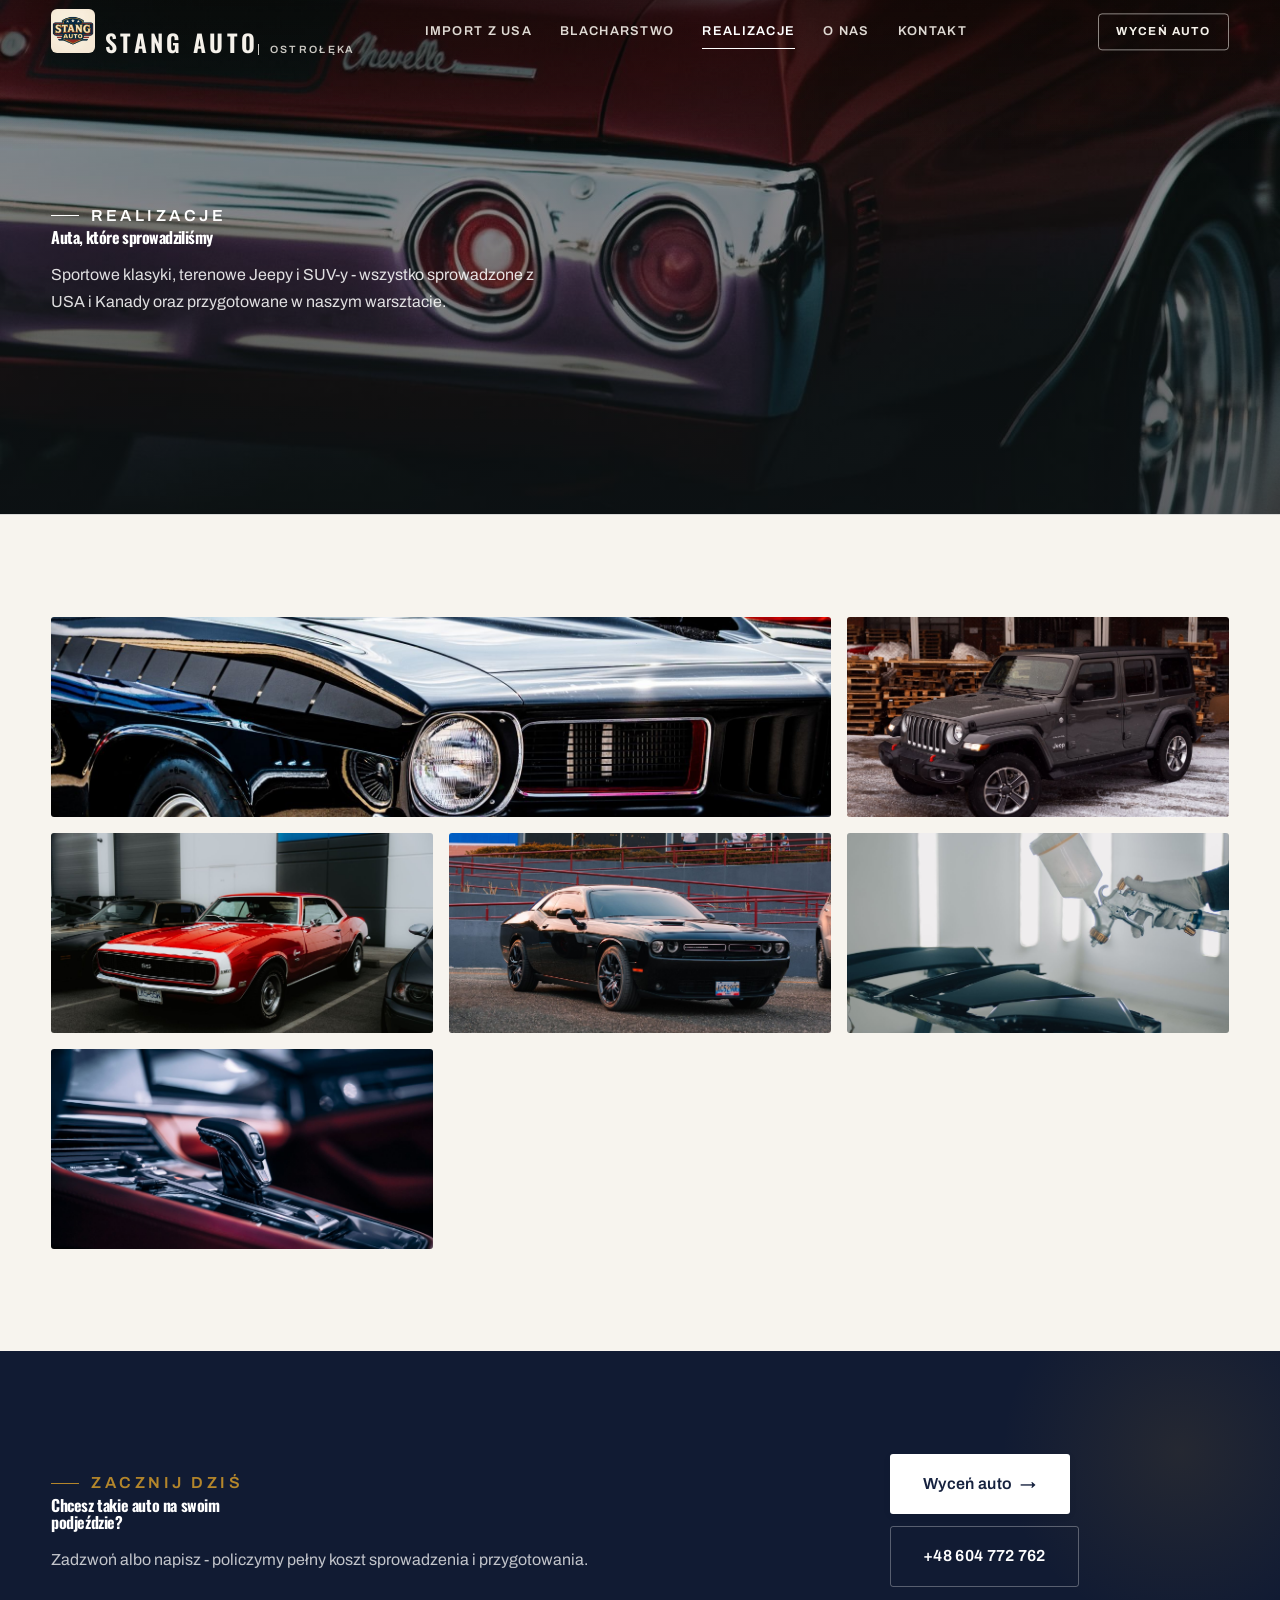
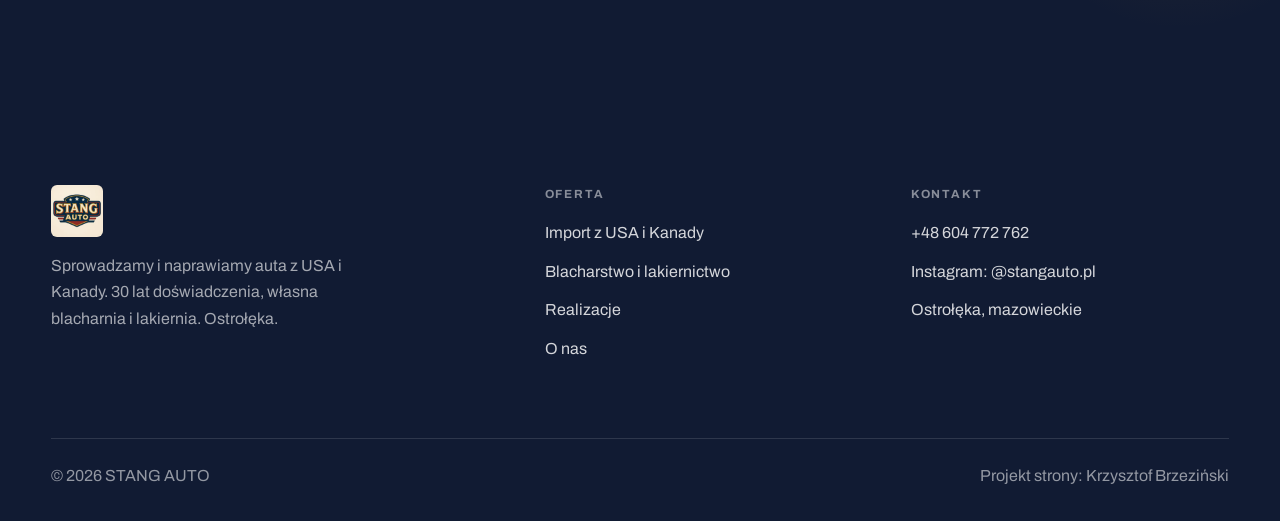
<file: realizacje.html>
<!DOCTYPE html>
<html lang="pl">
<head>
<meta charset="UTF-8">
<meta name="viewport" content="width=device-width, initial-scale=1.0">
<title>Realizacje - auta sprowadzone z USA · STANG AUTO</title>
<meta name="description" content="Auta sprowadzone i przygotowane przez STANG AUTO: Ford Mustang, Jeep Wrangler, SUV-y i klasyki z USA i Kanady. Zobacz nasze realizacje.">
<link rel="preconnect" href="https://fonts.googleapis.com">
<link rel="preconnect" href="https://fonts.gstatic.com" crossorigin>
<link href="https://fonts.googleapis.com/css2?family=Oswald:wght@500;600;700&family=Archivo:wght@400;500;600&display=swap" rel="stylesheet">
<link rel="stylesheet" href="assets/styles.css">
</head>
<body>

<header class="nav">
  <div class="wrap nav-inner">
    <a class="brand" href="index.html">
      <img class="brand-logo" src="img/logo.jpg" alt="STANG AUTO logo">
      <span><span class="name">STANG AUTO</span><span class="sub">Ostrołęka</span></span>
    </a>
    <nav class="nav-links">
      <a href="oferta.html">Import z USA</a>
      <a href="oferta.html#blacharstwo">Blacharstwo</a>
      <a href="realizacje.html" class="active">Realizacje</a>
      <a href="o-nas.html">O nas</a>
      <a href="kontakt.html">Kontakt</a>
      <a href="kontakt.html" class="btn btn-accent">Wyceń auto</a>
    </nav>
    <button class="nav-toggle" aria-label="Menu"><span></span><span></span><span></span></button>
  </div>
</header>

<section class="pagehead">
  <img src="img/g9.jpg" alt="Auta sprowadzone przez STANG AUTO">
  <div class="wrap">
    <span class="eyebrow">Realizacje</span>
    <h1>Auta, które sprowadziliśmy</h1>
    <p>Sportowe klasyki, terenowe Jeepy i SUV-y - wszystko sprowadzone z USA i Kanady oraz przygotowane w naszym warsztacie.</p>
  </div>
</section>

<section>
  <div class="wrap">
    <div class="gallery">
      <div class="tile t-two3 reveal"><img src="img/g2.jpg" alt="Amerykańska klasyka sprowadzona z USA" loading="lazy"><div class="cap">Amerykańska klasyka z USA</div></div>
      <div class="tile t-third reveal"><img src="img/g4.jpg" alt="Jeep Wrangler Rubicon" loading="lazy"><div class="cap">Jeep Wrangler Rubicon</div></div>
      <div class="tile t-third reveal"><img src="img/g3.jpg" alt="Auta na placu STANG AUTO" loading="lazy"><div class="cap">Na naszym placu</div></div>
      <div class="tile t-third reveal"><img src="img/g1.jpg" alt="Auto sprowadzone z USA po przygotowaniu" loading="lazy"><div class="cap">Gotowy do odbioru</div></div>
      <div class="tile t-third reveal"><img src="img/g6.jpg" alt="Auto w warsztacie" loading="lazy"><div class="cap">W naszym warsztacie</div></div>
      <div class="tile t-third reveal"><img src="img/g5.jpg" alt="Wnętrze premium" loading="lazy"><div class="cap">Detale premium</div></div>
    </div>
  </div>
</section>

<section class="cta">
  <div class="wrap">
    <div class="reveal">
      <span class="eyebrow">Zacznij dziś</span>
      <h2>Chcesz takie auto na swoim podjeździe?</h2>
      <p>Zadzwoń albo napisz - policzymy pełny koszt sprowadzenia i przygotowania.</p>
    </div>
    <div class="cta-actions reveal">
      <a href="kontakt.html" class="btn btn-light">Wyceń auto <span class="arr">→</span></a>
      <a href="tel:+48604772762" class="btn btn-ghost" style="color:#fff;border-color:rgba(255,255,255,.3)">+48 604 772 762</a>
    </div>
  </div>
</section>

<footer>
  <div class="wrap">
    <div class="foot-grid">
      <div class="foot-brand">
        <img class="brand-logo" src="img/logo.jpg" alt="STANG AUTO" style="height:52px;margin-bottom:14px">
        <p>Sprowadzamy i naprawiamy auta z USA i Kanady. 30 lat doświadczenia, własna blacharnia i lakiernia. Ostrołęka.</p>
      </div>
      <div class="foot-col">
        <h4>Oferta</h4>
        <a href="oferta.html">Import z USA i Kanady</a>
        <a href="oferta.html#blacharstwo">Blacharstwo i lakiernictwo</a>
        <a href="realizacje.html">Realizacje</a>
        <a href="o-nas.html">O nas</a>
      </div>
      <div class="foot-col">
        <h4>Kontakt</h4>
        <a href="tel:+48604772762">+48 604 772 762</a>
        <a href="https://www.instagram.com/stangauto.pl/" target="_blank" rel="noopener">Instagram: @stangauto.pl</a>
        <p>Ostrołęka, mazowieckie</p>
      </div>
    </div>
    <div class="foot-bot">
      <span>© 2026 STANG AUTO</span>
      <span>Projekt strony: Krzysztof Brzeziński</span>
    </div>
  </div>
</footer>
<div class="sticky-reserve"><a class="sr-book" href="kontakt.html">Wyceń auto</a><a class="sr-call" href="tel:+48604772762" aria-label="Zadzwoń"><svg class="ico-tel" width="16" height="16" viewBox="0 0 24 24" fill="none" aria-hidden="true"><path d="M6.6 10.8a15.5 15.5 0 0 0 6.6 6.6l2.2-2.2a1 1 0 0 1 1-.24 11.4 11.4 0 0 0 3.6.58 1 1 0 0 1 1 1V20a1 1 0 0 1-1 1A17 17 0 0 1 3 4a1 1 0 0 1 1-1h3.5a1 1 0 0 1 1 1c0 1.25.2 2.46.58 3.6a1 1 0 0 1-.25 1l-2.23 2.2Z" fill="currentColor"/></svg></a></div>

<script src="assets/main.js"></script>
</body>
</html>
</file>
<file: assets/styles.css>
/* ============================================================
   STOLBASZ — premium, architektoniczny B2B fit-out
   Jasna paleta, zero brązu. System wg premium-web-craft.
   Projekt strony: Krzysztof Brzeziński
   ============================================================ */

:root{
  /* PALETA — STANG AUTO: navy + złoto + krem (wg logo), amerykański premium */
  --paper:#F7F4EE;          /* główne tło — ciepły krem */
  --paper-2:#EFE9DC;        /* sekcje alternatywne — krem cieplejszy */
  --paper-3:#EFE9DC;        /* delikatne wypełnienia */
  --ink:#16223F;            /* tekst główny — granat (navy z logo) */
  --ink-soft:#2C3A5C;       /* nagłówki drugorzędne */
  --muted:#6E768C;          /* tekst poboczny — stonowany błękitno-szary */
  --line:rgba(22,34,63,.13);/* hairline */
  --accent:#B4862B;         /* złoto z logo — akcenty (eyebrow/tick/hairline) */
  --accent-d:#8F6A1E;
  --accent-soft:rgba(180,134,43,.12);
  --dark:#111B33;           /* sekcje ciemne (stopka/CTA/hero) — głęboki granat */

  /* ODSTĘPY — skala 4/8 */
  --space-1:4px; --space-2:8px; --space-3:12px; --space-4:16px; --space-5:24px;
  --space-6:32px; --space-7:48px; --space-8:64px; --space-9:96px; --space-10:128px;

  /* TYPOGRAFIA — fluid clamp() */
  --text-sm:clamp(.82rem,.8rem+.1vw,.9rem);
  --text-base:clamp(1rem,.97rem+.15vw,1.1rem);
  --text-lg:clamp(1.12rem,1.05rem+.3vw,1.3rem);
  --text-h3:clamp(1.2rem,1.1rem+.5vw,1.5rem);
  --text-h2:clamp(1.9rem,1.5rem+1.9vw,2.8rem);
  --text-h1:clamp(2.6rem,1.9rem+3.6vw,4.6rem);

  /* PROMIENIE — architektoniczne, raczej ostre */
  --r-sm:3px; --r-md:6px; --r-lg:10px;

  /* RUCH */
  --ease:cubic-bezier(.25,.46,.45,.94); --dur:.24s;

  /* CIENIE — miękkie, warstwowe */
  --sh-sm:0 1px 2px rgba(16,24,32,.04), 0 2px 8px rgba(16,24,32,.05);
  --sh-md:0 2px 6px rgba(16,24,32,.05), 0 12px 28px -8px rgba(16,24,32,.12);
  --sh-lg:0 6px 14px rgba(16,24,32,.07), 0 26px 56px -18px rgba(16,24,32,.22);

  --hairline:1px solid var(--line);

  --font-display:'Oswald','Archivo',sans-serif;
  --font-body:'Archivo',sans-serif;
}

*{box-sizing:border-box;margin:0;padding:0}
html{scroll-behavior:smooth}
body{
  font-family:var(--font-body);
  font-size:var(--text-base);
  line-height:1.65;
  color:var(--ink);
  background:var(--paper);
  -webkit-font-smoothing:antialiased;
  text-rendering:optimizeLegibility;
}
img{max-width:100%;display:block}
a{color:inherit;text-decoration:none}

.wrap{width:min(92%,1180px);margin-inline:auto}
section{padding-block:clamp(52px,6.5vw,96px)}

h1,h2,h3{font-family:var(--font-display);font-weight:700;line-height:1.08;letter-spacing:-.02em;color:var(--ink)}
h1{font-size:var(--text-h1);letter-spacing:-.035em}
h2{font-size:var(--text-h2);letter-spacing:-.025em}
h3{font-size:var(--text-h3)}
p{max-width:65ch}

.eyebrow{
  font-family:var(--font-body);
  font-size:var(--text-sm);
  font-weight:600;
  letter-spacing:.18em;
  text-transform:uppercase;
  color:var(--accent);
  display:inline-flex;align-items:center;gap:var(--space-3);
}
.eyebrow::before{content:"";width:28px;height:1px;background:var(--accent);display:inline-block}

.muted{color:var(--muted)}
.lead{font-size:var(--text-lg);line-height:1.55;color:var(--ink-soft);max-width:50ch}

/* ---------- BUTTONS ---------- */
.btn{
  display:inline-flex;align-items:center;gap:var(--space-2);
  font-weight:600;font-size:var(--text-sm);letter-spacing:.02em;
  padding:var(--space-4) var(--space-6);
  border-radius:var(--r-sm);
  transition:transform var(--dur) var(--ease),box-shadow var(--dur) var(--ease),background var(--dur) var(--ease);
  cursor:pointer;border:1px solid transparent;
}
.btn-accent{background:var(--dark);color:#fff;box-shadow:var(--sh-sm);border:1px solid var(--dark)}
.btn-accent:hover{background:#0B1428;border-color:#0B1428;transform:translateY(-2px);box-shadow:var(--sh-md)}
.btn-accent:active{transform:translateY(0);box-shadow:var(--sh-sm)}
.btn-ghost{background:transparent;color:var(--ink);border-color:var(--line)}
.btn-ghost:hover{border-color:var(--accent);color:var(--accent);transform:translateY(-2px)}
.btn-light{background:#fff;color:var(--ink);box-shadow:var(--sh-sm)}
.btn-light:hover{transform:translateY(-2px);box-shadow:var(--sh-md)}
.btn .arr{transition:transform var(--dur) var(--ease)}
.btn:hover .arr{transform:translateX(4px)}

/* ---------- NAV ---------- */
.nav{
  position:sticky;top:0;z-index:50;
  background:color-mix(in srgb,var(--paper) 88%,transparent);
  backdrop-filter:saturate(140%) blur(10px);
  border-bottom:var(--hairline);
}
.nav-inner{display:flex;align-items:center;justify-content:space-between;height:72px}
.brand{display:flex;flex-direction:column;line-height:1}
.brand .name{font-family:var(--font-display);font-weight:800;font-size:1.35rem;letter-spacing:.04em}
.brand .sub{font-size:.62rem;letter-spacing:.34em;text-transform:uppercase;color:var(--muted);margin-top:5px}
.nav-links{display:flex;align-items:center;gap:var(--space-6)}
.nav-links a{font-size:var(--text-sm);font-weight:500;color:var(--ink-soft);position:relative;padding-block:4px;transition:color var(--dur) var(--ease)}
.nav-links a::after{content:"";position:absolute;left:0;bottom:0;width:0;height:1.5px;background:var(--accent);transition:width var(--dur) var(--ease)}
.nav-links a:hover,.nav-links a.active{color:var(--ink)}
.nav-links a:hover::after,.nav-links a.active::after{width:100%}
.nav-links .btn{padding:var(--space-2) var(--space-5)}
/* przyciski w nav: właściwy kolor (przebij .nav-links a) + bez podkreślenia */
.nav-links a.btn-accent{color:#fff}
.nav-links a.btn-ghost,.nav-links a.btn-light{color:var(--ink)}
.nav-links a.btn::after{display:none}
.nav-toggle{display:none;background:none;border:none;cursor:pointer;flex-direction:column;gap:5px;padding:8px}
.nav-toggle span{width:24px;height:2px;background:var(--ink);transition:var(--dur)}

/* ---------- HERO (split) ---------- */
.hero{position:relative;overflow:hidden;border-bottom:var(--hairline)}
.hero-grid{display:grid;grid-template-columns:1.05fr .95fr;gap:clamp(24px,4vw,60px);align-items:center;
  padding-block:clamp(36px,4.5vw,64px)}
.hero-copy .eyebrow{margin-bottom:var(--space-5)}
.hero-copy h1{margin-bottom:var(--space-5)}
.hero-copy .lead{margin-bottom:var(--space-7)}
.hero-actions{display:flex;flex-wrap:wrap;gap:var(--space-4)}
.hero-art{position:relative;aspect-ratio:4/3;border-radius:var(--r-lg);overflow:hidden;box-shadow:var(--sh-lg)}
.hero-art img{width:100%;height:100%;object-fit:cover}
.hero-art::after{content:"";position:absolute;inset:0;background:linear-gradient(180deg,transparent 55%,rgba(18,24,28,.28))}
.hero-badge{position:absolute;left:var(--space-5);bottom:var(--space-5);z-index:2;
  background:rgba(252,252,251,.94);backdrop-filter:blur(4px);
  border-radius:var(--r-md);padding:var(--space-4) var(--space-5);box-shadow:var(--sh-md);max-width:78%}
.hero-badge strong{display:block;font-family:var(--font-display);font-size:1rem;letter-spacing:-.01em}
.hero-badge span{font-size:var(--text-sm);color:var(--muted)}

/* ---------- HERO duży / kinowy (strona główna) ---------- */
.hero-cine{position:relative;min-height:clamp(560px,82vh,840px);min-height:clamp(560px,82svh,840px);display:flex;align-items:center;overflow:hidden;border-bottom:var(--hairline)}
.hero-cine>img{position:absolute;inset:0;width:100%;height:100%;object-fit:cover;z-index:0}
.hero-cine::after{content:"";position:absolute;inset:0;z-index:1;
  background:linear-gradient(95deg,rgba(13,18,23,.86) 0%,rgba(13,18,23,.64) 32%,rgba(13,18,23,.24) 62%,rgba(13,18,23,.04) 100%)}
.hero-cine .wrap{position:relative;z-index:2;padding-block:var(--space-8)}
.hero-cine .hero-copy{max-width:660px}
.hero-cine .eyebrow{color:#fff;margin-bottom:var(--space-5)}
.hero-cine .eyebrow::before{background:#fff}
.hero-cine h1{color:#fff;margin-bottom:var(--space-5);font-size:clamp(2.9rem,2rem+4.4vw,5.2rem)}
.hero-cine .lead{color:rgba(255,255,255,.92);max-width:48ch;margin-bottom:var(--space-7)}
.hero-cine .hero-actions{display:flex;flex-wrap:wrap;gap:var(--space-4)}
@media(max-width:680px){
  .hero-cine{min-height:clamp(520px,76vh,640px);min-height:clamp(520px,76svh,640px);align-items:flex-end}
  .hero-cine::after{background:linear-gradient(0deg,rgba(13,18,23,.9) 6%,rgba(13,18,23,.45) 55%,rgba(13,18,23,.25) 100%)}
  .hero-cine .wrap{padding-bottom:var(--space-9)}
}

/* full-bleed hero variant (podstrony) */
.pagehead{position:relative;min-height:46vh;min-height:46svh;display:flex;align-items:flex-end;overflow:hidden;border-bottom:var(--hairline)}
.pagehead img{position:absolute;inset:0;width:100%;height:100%;object-fit:cover}
.pagehead::after{content:"";position:absolute;inset:0;background:linear-gradient(180deg,rgba(18,24,28,.25),rgba(18,24,28,.62))}
.pagehead .wrap{position:relative;z-index:2;padding-block:var(--space-9);color:#fff}
.pagehead h1{color:#fff;max-width:18ch}
.pagehead .eyebrow{color:#fff}
.pagehead .eyebrow::before{background:#fff}
.pagehead p{color:rgba(255,255,255,.86);margin-top:var(--space-4);max-width:54ch}

/* ---------- STRIP (pasek skrótów / liczby) ---------- */
.strip{background:var(--dark);color:#fff}
.strip .wrap{display:grid;grid-template-columns:repeat(4,1fr);gap:var(--space-6);padding-block:var(--space-8)}
.strip .item .k{font-family:var(--font-display);font-size:clamp(1.6rem,1.2rem+1.4vw,2.4rem);font-weight:800;letter-spacing:-.02em;color:#fff}
.strip .item .v{font-size:var(--text-sm);color:rgba(255,255,255,.66);margin-top:var(--space-2);line-height:1.45}
.strip .item{border-left:2px solid var(--accent);padding-left:var(--space-5)}

/* ---------- SECTION HEAD ---------- */
.head{max-width:48rem;margin-bottom:var(--space-8)}
.head.center{margin-inline:auto;text-align:center}
.head .eyebrow{margin-bottom:var(--space-4)}
.head h2{margin-bottom:var(--space-4)}
.head p{color:var(--muted);font-size:var(--text-lg);line-height:1.55}
.head.center p{margin-inline:auto}

/* ---------- INTRO SPLIT ---------- */
.split{display:grid;grid-template-columns:.92fr 1.08fr;gap:clamp(28px,5vw,80px);align-items:center}
.split.rev{grid-template-columns:1.08fr .92fr}
.split.rev .split-art{order:-1}
.split-art{position:relative;aspect-ratio:5/4;border-radius:var(--r-lg);overflow:hidden;box-shadow:var(--sh-lg)}
.split-art img{width:100%;height:100%;object-fit:cover}
.split-copy h2{margin-bottom:var(--space-5)}
.split-copy p+p{margin-top:var(--space-4)}
.split-copy .btn{margin-top:var(--space-6)}

/* ---------- SERVICES (zakres) ---------- */
.svc-grid{display:grid;grid-template-columns:repeat(auto-fit,minmax(280px,1fr));gap:var(--space-5)}
.svc{background:#fff;border:var(--hairline);border-radius:var(--r-md);padding:var(--space-7) var(--space-6);
  transition:transform var(--dur) var(--ease),box-shadow var(--dur) var(--ease),border-color var(--dur) var(--ease);
  position:relative;overflow:hidden}
.svc::before{content:"";position:absolute;left:0;top:0;width:3px;height:0;background:var(--accent);transition:height var(--dur) var(--ease)}
.svc:hover{transform:translateY(-4px);box-shadow:var(--sh-md);border-color:transparent}
.svc:hover::before{height:100%}
.svc .ic{font-family:var(--font-display);font-size:.8rem;font-weight:700;letter-spacing:.12em;color:var(--accent);margin-bottom:var(--space-4)}
.svc h3{margin-bottom:var(--space-3);font-size:1.22rem}
.svc p{color:var(--muted);font-size:var(--text-base);line-height:1.6}

/* big detailed service rows */
.svc-row{display:grid;grid-template-columns:.8fr 1.2fr;gap:clamp(20px,4vw,60px);align-items:center;padding-block:var(--space-8)}
.svc-row+.svc-row{border-top:var(--hairline)}
.svc-row.rev{grid-template-columns:1.2fr .8fr}
.svc-row.rev .svc-row-art{order:-1}
.svc-row-art{aspect-ratio:4/3;border-radius:var(--r-md);overflow:hidden;box-shadow:var(--sh-md)}
.svc-row-art img{width:100%;height:100%;object-fit:cover}
.svc-row h3{font-size:1.5rem;margin-bottom:var(--space-4)}
.svc-row .num{font-family:var(--font-display);font-size:.85rem;font-weight:700;letter-spacing:.14em;color:var(--accent);display:block;margin-bottom:var(--space-3)}
.svc-row ul{list-style:none;margin-top:var(--space-4);display:flex;flex-direction:column;gap:var(--space-2)}
.svc-row li{position:relative;padding-left:var(--space-5);color:var(--muted);font-size:var(--text-base)}
.svc-row li::before{content:"";position:absolute;left:0;top:.62em;width:8px;height:1px;background:var(--accent)}

/* ---------- GALLERY (realizacje) ---------- */
.gallery{display:grid;grid-template-columns:repeat(12,1fr);gap:var(--space-4);grid-auto-rows:200px}
/* GALERIA MASONRY — pionowe zdjęcia (portrety beauty/wellness) bez przycinania: kolumny, height auto */
.gallery-masonry{column-count:3;column-gap:var(--space-4)}
@media(max-width:900px){.gallery-masonry{column-count:2}}
@media(max-width:560px){.gallery-masonry{column-count:1}}
.gallery-masonry .m-tile{break-inside:avoid;margin:0 0 var(--space-4);padding:0;position:relative;overflow:hidden;border-radius:var(--r-md);border:1px solid var(--line)}
.gallery-masonry .m-tile img{width:100%;height:auto;display:block}
.gallery-masonry .m-tile .cap{position:absolute;left:0;right:0;bottom:0;padding:var(--space-4);color:#fff;background:linear-gradient(0deg,rgba(0,0,0,.55),transparent);font-size:var(--text-sm)}
.gallery-masonry .m-tile .cap small{display:block;font-weight:400;opacity:.78;letter-spacing:.04em;text-transform:uppercase;font-size:.66rem;margin-top:3px}
.tile{position:relative;overflow:hidden;border-radius:var(--r-md);box-shadow:var(--sh-sm);
  transition:transform var(--dur) var(--ease),box-shadow var(--dur) var(--ease)}
.tile img{width:100%;height:100%;object-fit:cover;transition:transform .6s var(--ease)}
.tile:hover{box-shadow:var(--sh-md)}
.tile:hover img{transform:scale(1.05)}
.tile .cap{position:absolute;left:0;right:0;bottom:0;padding:var(--space-5) var(--space-4) var(--space-4);
  background:linear-gradient(transparent,rgba(18,24,28,.78));color:#fff;
  font-size:var(--text-sm);font-weight:600;letter-spacing:.01em;
  opacity:0;transform:translateY(8px);transition:var(--dur) var(--ease)}
.tile:hover .cap{opacity:1;transform:translateY(0)}
.tile .cap small{display:block;font-weight:400;opacity:.78;letter-spacing:.04em;text-transform:uppercase;font-size:.66rem;margin-top:3px}
/* bento spans */
.t-wide{grid-column:span 6}
.t-tall{grid-column:span 6;grid-row:span 2}
.t-std{grid-column:span 6}
.t-third{grid-column:span 4}
.t-two3{grid-column:span 8}

/* ---------- TRUST / WIARYGODNOŚĆ ---------- */
.trust{background:var(--paper-2)}
.trust-grid{display:grid;grid-template-columns:repeat(auto-fit,minmax(240px,1fr));gap:var(--space-5);margin-top:var(--space-7)}
.trust-card{background:#fff;border-radius:var(--r-md);padding:var(--space-7) var(--space-6);box-shadow:var(--sh-sm);border-top:3px solid var(--accent)}
.trust-card .big{font-family:var(--font-display);font-size:clamp(1.8rem,1.3rem+1.6vw,2.6rem);font-weight:800;letter-spacing:-.02em;color:var(--ink);line-height:1}
.trust-card h3{font-size:1.12rem;margin:var(--space-3) 0 var(--space-2)}
.trust-card p{color:var(--muted);font-size:var(--text-base);line-height:1.55}

/* ---------- CTA band ---------- */
.cta{background:var(--dark);color:#fff;position:relative;overflow:hidden}
.cta .wrap{display:grid;grid-template-columns:1.4fr .6fr;gap:var(--space-7);align-items:center;position:relative;z-index:2}
.cta h2{color:#fff;max-width:20ch}
.cta p{color:rgba(255,255,255,.74);margin-top:var(--space-4)}
.cta-actions{display:flex;flex-direction:column;gap:var(--space-3);align-items:flex-start}
.cta::before{content:"";position:absolute;right:-80px;top:-80px;width:360px;height:360px;border-radius:50%;
  background:radial-gradient(circle,var(--accent-soft),transparent 70%)}

/* ---------- CONTACT ---------- */
.contact-grid{display:grid;grid-template-columns:.85fr 1.15fr;gap:clamp(28px,4vw,56px);align-items:start}
.info-list{display:flex;flex-direction:column;gap:var(--space-2)}
.info-row{display:flex;gap:var(--space-4);align-items:flex-start;padding-block:var(--space-4);border-bottom:var(--hairline)}
.info-row .ic{flex:none;width:42px;height:42px;display:grid;place-items:center;border-radius:50%;
  background:var(--accent-soft);color:var(--accent);font-size:1.05rem}
.info-row .lbl{font-size:.72rem;letter-spacing:.14em;text-transform:uppercase;color:var(--muted)}
.info-row .val{font-weight:600;font-size:var(--text-base);margin-top:2px}
.info-row a.val:hover{color:var(--accent)}
.map{border:none;border-radius:var(--r-lg);box-shadow:var(--sh-md);width:100%;height:100%;min-height:380px;filter:grayscale(.2) contrast(1.02)}
.form{background:#fff;border:var(--hairline);border-radius:var(--r-lg);padding:clamp(24px,3vw,40px);box-shadow:var(--sh-sm)}
.form .fld{margin-bottom:var(--space-5)}
.form label{display:block;font-size:var(--text-sm);font-weight:600;margin-bottom:var(--space-2)}
.form input,.form textarea{width:100%;font-family:inherit;font-size:var(--text-base);color:var(--ink);
  padding:var(--space-4);border:var(--hairline);border-radius:var(--r-sm);background:var(--paper);transition:border-color var(--dur)}
.form input:focus,.form textarea:focus{outline:none;border-color:var(--accent);background:#fff}
.form textarea{resize:vertical;min-height:120px}
.form .note{font-size:var(--text-sm);color:var(--muted);margin-top:var(--space-3)}

/* ---------- FOOTER ---------- */
footer{background:var(--dark);color:#fff;padding-block:var(--space-9) var(--space-6)}
.foot-grid{display:grid;grid-template-columns:1.4fr 1fr 1fr;gap:var(--space-7);margin-bottom:var(--space-8)}
.foot-brand .name{font-family:var(--font-display);font-weight:800;font-size:1.4rem;letter-spacing:.04em}
.foot-brand p{color:rgba(255,255,255,.62);margin-top:var(--space-4);font-size:var(--text-base);max-width:38ch}
.foot-col h4{font-size:.74rem;letter-spacing:.16em;text-transform:uppercase;color:rgba(255,255,255,.5);margin-bottom:var(--space-4)}
.foot-col a,.foot-col p{display:block;color:rgba(255,255,255,.82);font-size:var(--text-base);margin-bottom:var(--space-3)}
.foot-col a:hover{color:#fff}
.foot-bot{border-top:1px solid rgba(255,255,255,.12);padding-top:var(--space-5);display:flex;justify-content:space-between;flex-wrap:wrap;gap:var(--space-3);
  font-size:var(--text-sm);color:rgba(255,255,255,.55)}
.foot-bot a:hover{color:#fff}

/* ---------- REVEAL ---------- */
.reveal{opacity:0;transform:translateY(22px);transition:opacity .6s var(--ease),transform .6s var(--ease)}
.reveal.in{opacity:1;transform:none}

/* ---------- RESPONSIVE ---------- */
@media(max-width:920px){
  .hero-grid,.split,.split.rev,.svc-row,.svc-row.rev,.cta .wrap,.contact-grid,.foot-grid{grid-template-columns:1fr}
  .split.rev .split-art,.svc-row.rev .svc-row-art{order:0}
  .hero-art{aspect-ratio:16/10;max-height:420px}
  .strip .wrap{grid-template-columns:repeat(2,1fr);gap:var(--space-7)}
  .gallery{grid-auto-rows:180px}
  .t-wide,.t-tall,.t-std,.t-third,.t-two3{grid-column:span 6}
  .t-tall{grid-row:span 1}
  .cta-actions{flex-direction:row;flex-wrap:wrap}
  .foot-grid{gap:var(--space-6)}
}
@media(max-width:680px){
  .nav-links{position:fixed;inset:72px 0 auto 0;background:var(--paper);flex-direction:column;align-items:stretch;
    gap:0;padding:var(--space-4) 6%;border-bottom:var(--hairline);box-shadow:var(--sh-md);
    transform:translateY(-120%);transition:transform var(--dur) var(--ease)}
  .nav-links.open{transform:translateY(0)}
  .nav-links a{padding-block:var(--space-4);border-bottom:var(--hairline)}
  .nav-links .btn{margin-top:var(--space-3);justify-content:center}
  .nav-toggle{display:flex}
  .strip .wrap{grid-template-columns:1fr}
  .gallery{grid-template-columns:repeat(6,1fr)}
  .foot-grid{grid-template-columns:1fr}
}
@media(prefers-reduced-motion:reduce){
  *{animation-duration:.01ms!important;transition:none!important}
  .reveal{opacity:1!important;transform:none!important}
  html{scroll-behavior:auto}
}

/* ============================================================
   PREMIUM LAYER — destylat deep-researchu branż (anty-AI, spokój).
   Zmienne STOLBASZ (--accent/--ink/--paper/--line/--dark). Ruch ledwo
   zauważalny, krzywa cubic-bezier(.16,.84,.44,1); prefers-reduced-motion
   pokryte blanketem wyżej. Karty hairline zamiast cieni = #1 sygnał „nie-AI".
   ============================================================ */

/* więcej oddechu między sekcjami (liderzy: 110-130px) */
section{padding-block:clamp(64px,8vw,128px)}

/* 1) Aksamitny reveal — dłuższa, miękka krzywa zamiast „skoku" */
.reveal{transition:opacity .9s cubic-bezier(.16,.84,.44,1),transform .9s cubic-bezier(.16,.84,.44,1);will-change:opacity,transform}
/* stagger TYLKO w galerii (tam pozycja = porządek dzieci) */
.gallery .reveal:nth-child(2){transition-delay:.07s}
.gallery .reveal:nth-child(3){transition-delay:.14s}
.gallery .reveal:nth-child(4){transition-delay:.21s}
.gallery .reveal:nth-child(5){transition-delay:.28s}
.gallery .reveal:nth-child(6){transition-delay:.35s}

/* 2) Hero STATYCZNY na .hero-cine — Ken Burns CAŁKIEM WYŁĄCZONY 26.06 (3. zgłoszenie Szymona).
   GENEZA: animowanie scale na <img> hero z teksturami (cegły/framugi) re-samplinguje obraz
   klatka po klatce → na części ekranów drobne drganie/shimmer = „heroshot się trzęsie".
   translateY usunięto wcześniej, scale-only + will-change/GPU NIE wystarczyły do GWARANCJI gładkości.
   Krzysztof zażądał pewności („make sure, że błąd się nie pojawi") > efekt. Zero animacji = 0% drgania.
   Delikatny zoom zostaje TYLKO w pełnoekranowych hero gastro/studio (hg-bg/hs-bg — tło, inny
   mechanizm, chwalone, nigdy nie zgłaszane). NIE wracać do KB na .hero-cine bez realnego testu
   na sprzęcie klienta — to ryzyko regresji „trzęsienia”. */
/* BEZPIECZNY "wow" na hero = jednorazowy FADE-IN (opacity), nie zoom.
   opacity nie dotyka bitmapy → gładkie na KAŻDYM zdjęciu/ekranie/GPU, zero ryzyka migotania.
   Geometryczny ruch (scale/translate) na .hero-cine jest ZAKAZANY (bramka pilnuje). */
@keyframes heroFade{from{opacity:0}to{opacity:1}}
.hero-cine>img{transform:none;animation:heroFade 1.1s ease-out both}

/* 3) Akcentowy hairline pod nagłówkiem sekcji, który „rysuje się" przy wejściu */
.head h2{position:relative;padding-bottom:18px}
.head h2::after{content:"";position:absolute;left:0;bottom:0;height:1px;width:0;background:var(--accent);transition:width 1s cubic-bezier(.16,.84,.44,1) .15s}
.head.center h2::after{left:50%;transform:translateX(-50%)}
.head.reveal.in h2::after,.head.center.reveal.in h2::after{width:54px}

/* 4) Karty HAIRLINE zamiast cieni/zaokrągleń (najmocniejszy anty-AI detal) */
.svc{background:transparent;border:1px solid var(--line);border-radius:var(--r-sm);box-shadow:none}
.svc:hover{box-shadow:none;border-color:var(--accent);transform:translateY(-3px)}
.trust-card{background:transparent;box-shadow:none;border:1px solid var(--line);border-top:2px solid var(--accent);border-radius:var(--r-sm)}
.tile{box-shadow:none;border-radius:var(--r-sm)}
.tile:hover{box-shadow:none}

/* 5) Sticky-nav kondensuje się po przewinięciu (sygnał dopracowania) */
.nav{transition:box-shadow .4s ease,background .4s ease}
.nav.is-stuck{box-shadow:0 1px 0 var(--line),0 14px 30px -24px rgba(0,0,0,.45)}
.nav-inner{transition:height .35s var(--ease)}
.nav.is-stuck .nav-inner{height:60px}

/* 6) MANIFESTO — pełnoekranowy cytat-bohater (zastępuje generyczne „Dlaczego my") */
.manifesto{background:var(--paper-2);text-align:center}
.manifesto .wrap{max-width:60rem}
.manifesto p{font-family:var(--font-display);font-style:italic;font-size:clamp(1.6rem,1rem+2.4vw,2.8rem);line-height:1.32;color:var(--ink-soft);margin-inline:auto;max-width:26ch;position:relative;padding-top:var(--space-8)}
.manifesto p::before{content:"";position:absolute;top:0;left:50%;transform:translateX(-50%);width:54px;height:1px;background:var(--accent)}
.manifesto p span{color:var(--accent);font-style:italic}

/* 7) GATEWAYS — 3 duże bramy-zdjęcia (zamiast paska menu usług) */
.gateways{display:grid;grid-template-columns:repeat(3,1fr);gap:var(--space-4)}
.gateway{position:relative;aspect-ratio:3/4;overflow:hidden;border-radius:var(--r-sm);display:block}
.gateway img{width:100%;height:100%;object-fit:cover;transition:transform .8s var(--ease),filter .5s var(--ease)}
.gateway::after{content:"";position:absolute;inset:0;background:linear-gradient(180deg,transparent 38%,rgba(18,24,28,.74))}
.gateway:hover img{transform:scale(1.05);filter:brightness(1.05)}
.gateway .g-ttl{position:absolute;left:0;right:0;bottom:0;z-index:2;padding:var(--space-6) var(--space-5);color:#fff;font-family:var(--font-display);font-size:1.45rem;letter-spacing:-.01em;line-height:1.15}
.gateway .g-ttl small{display:block;font-family:var(--font-body);font-size:var(--text-sm);font-weight:400;opacity:.82;letter-spacing:.03em;margin-top:5px}
@media(max-width:760px){.gateways{grid-template-columns:1fr}.gateway{aspect-ratio:16/10}}

/* 8) LOGO klienta w nagłówku (gdy podane --logo) */
/* 52px domyślnie (feedback Bartka 06.07.2026: 40px ginęło, uwaga padła 3x; ~56px sprawdzone na żywym demie anna-borowiec-makeup) */
.brand-logo{height:64px;width:auto;max-width:300px;object-fit:contain;display:block}
.nav.is-stuck .brand-logo{height:52px}
@media(max-width:680px){.brand-logo{height:46px;max-width:210px}}

/* === rodzina: auto === */
/* ============================================================
   RODZINA: AUTO (detailing / auto-serwis / powłoki / lakiernictwo / myjnia)
   Doklejane NA WIERZCH base.css. Skin auto (Oswald + grafit/bursztyn).
   Filozofia: PREMIUM, MĘSKO, TECHNICZNIE + "Umów termin". Jasna baza, ciemne kinowe hero, Oswald CAPS.
   (Świadomie BEZ ciemnej bazy - dark-skin guard wymusza jasne tło; ciemne hero+paski daja dramat.)
   FAZA 3 (research wf_5b470404, topowe studia detailingu/powłok): osobny układ - hero-auto (kicker+claim+1 CTA),
   nav fixed przezroczysty->ciemny grafit + zwijany, spec-ribbon (sygnatura), pakiety powłok (1 ciemny band),
   before/after suwak, poziomy "bay" proces, marki. Pakiety/before-after/marki = BRAMKOWANE (tylko z reconu).
   ============================================================ */

/* --- Wersaliki na nagłówkach sekcji (motorsport/inżynierski sznyt) --- */
.head h2{text-transform:uppercase;letter-spacing:.015em}
.eyebrow{letter-spacing:.22em}

/* --- Ostrzejsze, "techniczne" karty --- */
.svc,.trust-card,.tile,.gateway,.svc-row-art,.split-art{border-radius:var(--r-sm)}

/* --- STICKY "Umów termin" (mobile) --- */
.sticky-reserve{display:none}
@media(max-width:820px){
  .sticky-reserve{display:flex;position:fixed;left:0;right:0;bottom:0;z-index:90;
    background:var(--line);box-shadow:0 -6px 20px -10px rgba(0,0,0,.4)}
  .sticky-reserve a{padding:15px 8px;text-align:center;font-weight:700;font-size:.95rem;text-transform:uppercase;letter-spacing:.03em}
  .sr-book{flex:1;background:var(--accent);color:#fff}
  .sr-call{width:60px;background:var(--paper);color:var(--ink);font-size:1.15rem;border-left:1px solid var(--line)}
  body{padding-bottom:56px}
}

/* ============================================================
   FAZA 3 - OSOBNY UKŁAD AUTO (detailing/powłoki). Wszystko poniżej doklejane na wierzch.
   ============================================================ */

/* --- Brass = ciemny tekst dla kontrastu (mosiądz #c8a04a + biel = za słaby kontrast) --- */
.btn-accent{color:#14171c}
.btn-accent:hover{color:#14171c}

/* === HERO AUTO: pełnoekranowe ciemne kino, blok dolny-lewy, Ken Burns, kontrast gwarantowany === */
.hero-auto{position:relative;height:100vh;height:100svh;min-height:560px;display:flex;align-items:flex-end;overflow:hidden;isolation:isolate;background:#0a0c0f}
.hero-auto .ha-bg{position:absolute;inset:0;width:100%;height:100%;object-fit:cover;z-index:-2;will-change:transform}
/* Ken Burns = TYLKO scale (zero translate = zero dryfu), DESKTOP-only (min-width:900) - zgodnie z konwencją base.css heroBreath, anty-jank na mobile */
@keyframes haKen{from{transform:scale(1.04)}to{transform:scale(1.12)}}
@media(min-width:900px){.hero-auto .ha-bg{animation:haKen 30s ease-out infinite alternate}}
/* Kontrast GWARANTOWANY niezależnie od zdjęcia: (a) ciemna LEWA kolumna pod tekstem (tekst jest do lewej, top->bottom),
   (b) górny scrim pod nav + dolny scrim. Nie liczymy na ciemne zdjęcie. */
.hero-auto .ha-veil{position:absolute;inset:0;z-index:-1;
  background:linear-gradient(90deg,rgba(10,12,15,.76) 0%,rgba(10,12,15,.34) 32%,rgba(10,12,15,0) 60%),
             linear-gradient(180deg,rgba(10,12,15,.42) 0%,rgba(10,12,15,0) 30%,rgba(10,12,15,.55) 78%,rgba(10,12,15,.82) 100%)}
.ha-inner{position:relative;z-index:2;margin:0 0 clamp(2.6rem,7vh,5rem) clamp(1.4rem,5vw,4rem);max-width:32ch}
.ha-tick{display:block;width:48px;height:3px;background:var(--accent);margin-bottom:clamp(1rem,2.4vh,1.6rem)}
.ha-kicker{display:block;font-family:var(--font-display);font-weight:600;text-transform:uppercase;
  letter-spacing:.22em;font-size:clamp(.72rem,1.4vw,.86rem);color:var(--accent);text-shadow:0 1px 10px rgba(0,0,0,.5)}
.ha-claim{font-family:var(--font-display);font-weight:700;text-transform:uppercase;letter-spacing:.005em;line-height:1.02;
  font-size:clamp(2.3rem,5.6vw,4.4rem);color:#fff;margin:clamp(.7rem,1.6vh,1.1rem) 0 clamp(1.5rem,3vh,2.2rem);
  text-shadow:0 2px 18px rgba(0,0,0,.55)}
.ha-cta{margin:0}
.ha-rating{margin:clamp(1rem,2vh,1.4rem) 0 0;color:#fff;font-weight:600;letter-spacing:.02em;font-size:var(--text-sm);opacity:.94;text-shadow:0 1px 10px rgba(0,0,0,.5)}
@media(max-width:640px){.ha-claim{font-size:clamp(2rem,9vw,2.7rem)}.ha-inner{margin-bottom:clamp(2rem,9vh,3.4rem)}}
@media(prefers-reduced-motion:reduce){.hero-auto .ha-bg{animation:none}}

/* === SPEC-RIBBON: poziomy pasek etykiet usług tuż pod hero (sygnatura strukturalna, NIE liczby) === */
.spec-ribbon{background:var(--paper);border-bottom:1px solid var(--line);padding-block:0}
.spec-ribbon .wrap{padding-block:var(--space-5)}
.sr-row{display:flex;flex-wrap:wrap;justify-content:center;align-items:center;gap:clamp(.8rem,2.4vw,2rem);list-style:none;margin:0;padding:0}
.sr-row li{font-family:var(--font-display);font-weight:600;text-transform:uppercase;letter-spacing:.14em;
  font-size:clamp(.7rem,1.3vw,.82rem);color:var(--ink-soft);display:flex;align-items:center}
.sr-row li:not(:last-child)::after{content:"";width:5px;height:5px;border-radius:50%;background:var(--accent);margin-left:clamp(.8rem,2.4vw,2rem)}

/* === PAKIETY POWŁOK: jedyny ciemny carbon-band w jasnej stronie (BRAMKOWANE) === */
.auto-dark{background:var(--ink)}
.auto-dark .head h2{color:#fff}
.auto-dark .head p{color:rgba(244,245,247,.74)}
.auto-dark .eyebrow{color:var(--accent)}
.auto-dark .eyebrow::before{background:var(--accent)}
.pakiety-grid{display:grid;grid-template-columns:repeat(3,1fr);gap:var(--space-6);margin-top:var(--space-8)}
.pakiet{background:rgba(255,255,255,.045);border:1px solid rgba(255,255,255,.12);border-radius:var(--r-sm);
  padding:var(--space-7) var(--space-6);display:flex;flex-direction:column;gap:var(--space-4)}
.pakiet h3{font-family:var(--font-display);text-transform:uppercase;letter-spacing:.04em;color:#fff;font-size:1.3rem}
.pak-lata{display:flex;align-items:baseline;gap:.5rem}
.pak-lata b{font-family:var(--font-display);font-size:2.4rem;line-height:1;color:var(--accent);font-weight:700}
.pak-lata span{font-size:var(--text-sm);color:rgba(244,245,247,.7);text-transform:uppercase;letter-spacing:.08em}
.pak-opis{color:rgba(244,245,247,.76);font-size:var(--text-base);line-height:1.6}
.pak-zakres{list-style:none;margin:0;padding:0;display:flex;flex-direction:column;gap:.6rem}
.pak-zakres li{position:relative;padding-left:1.4rem;padding-bottom:.6rem;color:rgba(244,245,247,.84);
  font-size:var(--text-sm);border-bottom:1px solid rgba(255,255,255,.08)}
.pak-zakres li::before{content:"";position:absolute;left:0;top:.55em;width:8px;height:2px;background:var(--accent)}
.pak-cena{margin-top:auto;font-family:var(--font-display);font-size:1.3rem;color:#fff;letter-spacing:.01em}
.pak-cta{margin-top:auto;color:var(--accent);font-weight:600;font-size:var(--text-sm);display:inline-flex;align-items:center;gap:.4rem}
.pak-cta:hover{color:#fff}
@media(max-width:900px){.pakiety-grid{grid-template-columns:1fr;max-width:32rem;margin-inline:auto}}

/* === BEFORE / AFTER: suwak (JASNE, NIE ciemny band). Oba zdjęcia full-size = ten sam kadr; clip-path odsłania === */
.auto-ba .ba-slider{position:relative;--ba-pos:50%;max-width:62rem;margin:var(--space-8) auto 0;aspect-ratio:16/9;
  overflow:hidden;border-radius:var(--r-sm);border:1px solid var(--line);touch-action:none;user-select:none;cursor:ew-resize}
.ba-slider img{position:absolute;inset:0;width:100%;height:100%;object-fit:cover;display:block}
.ba-before-wrap{position:absolute;inset:0;clip-path:inset(0 calc(100% - var(--ba-pos)) 0 0)}
.ba-lab{position:absolute;top:var(--space-4);z-index:3;font-family:var(--font-display);text-transform:uppercase;
  letter-spacing:.1em;font-size:.7rem;color:#fff;background:rgba(10,12,15,.6);padding:.3rem .6rem;border-radius:2px}
.ba-lab-l{left:var(--space-4)}
.ba-lab-r{right:var(--space-4)}
.ba-handle{position:absolute;top:0;bottom:0;left:var(--ba-pos);width:2px;background:var(--accent);transform:translateX(-1px);z-index:4;pointer-events:none}
.ba-handle span{position:absolute;top:50%;left:50%;transform:translate(-50%,-50%);width:38px;height:38px;border-radius:50%;
  background:var(--accent);box-shadow:0 2px 12px rgba(0,0,0,.4);display:flex;align-items:center;justify-content:center}
.ba-handle span::before,.ba-handle span::after{content:"";position:absolute;width:0;height:0;border-block:5px solid transparent}
.ba-handle span::before{left:9px;border-right:6px solid #14171c}
.ba-handle span::after{right:9px;border-left:6px solid #14171c}
.ba-podpis{text-align:center;color:var(--muted);font-size:var(--text-sm);margin-top:var(--space-5)}

/* === PROCES AUTO: poziomy "bay" stepper (top-border + numer) - inny kształt niż wspólny pionowy timeline === */
.auto-proc-row{list-style:none;margin:var(--space-8) 0 0;padding:0;display:grid;grid-template-columns:repeat(4,1fr);gap:var(--space-6)}
.auto-proc-row li{position:relative;padding-top:var(--space-5);border-top:2px solid var(--line)}
.auto-proc-row li::before{content:"";position:absolute;top:-2px;left:0;width:42%;height:2px;background:var(--accent)}
.ap-no{font-family:var(--font-display);font-weight:700;color:var(--accent);font-size:1.05rem;letter-spacing:.12em}
.auto-proc-row h3{font-family:var(--font-display);text-transform:uppercase;letter-spacing:.02em;font-size:1.1rem;margin:.5rem 0 .4rem}
.auto-proc-row p{color:var(--muted);font-size:var(--text-sm);line-height:1.55}
@media(max-width:760px){.auto-proc-row{grid-template-columns:1fr 1fr;gap:var(--space-7) var(--space-5)}}
@media(max-width:420px){.auto-proc-row{grid-template-columns:1fr}}

/* === MARKI / CZYM PRACUJEMY: nazwy tekstem (bez logotypów) - eyebrow neutralny (krytyka 4a) === */
.auto-marki .marki-list{display:flex;flex-wrap:wrap;justify-content:center;gap:clamp(.8rem,2.5vw,1.6rem);list-style:none;margin:var(--space-7) 0 0;padding:0}
.auto-marki .marki-list li{font-family:var(--font-display);text-transform:uppercase;letter-spacing:.12em;font-weight:600;
  font-size:clamp(.82rem,1.5vw,1rem);color:var(--ink-soft);padding:.5rem 1rem;border:1px solid var(--line);border-radius:var(--r-sm)}
.marki-gwar{text-align:center;color:var(--muted);font-size:var(--text-sm);margin-top:var(--space-6)}

/* === sticky-reserve: brass z ciemnym tekstem (kontrast) === */
.sticky-reserve .sr-book{color:#14171c}

/* === OPINIE (realne recenzje Google) - dodane dla rodziny auto === */
.opinie{padding-block:var(--space-9);background:var(--bg)}
.opinie .head{margin-bottom:var(--space-2)}
.opinie-grid{display:grid;grid-template-columns:repeat(auto-fit,minmax(16rem,1fr));gap:var(--space-6);margin-top:var(--space-8)}
.op-card{margin:0;background:var(--paper);border:1px solid var(--line);border-radius:var(--r-md);padding:var(--space-6);display:flex;flex-direction:column;gap:var(--space-3);box-shadow:0 1px 2px rgba(0,0,0,.04)}
.op-star{color:var(--accent-d,var(--accent));letter-spacing:.1em;font-size:.95rem}
.op-card blockquote{margin:0;color:var(--ink-soft);font-size:var(--text-base);line-height:1.6}
.op-autor{font-family:var(--font-display);font-weight:700;color:var(--ink);font-size:.95rem}

/* === NAV NOBU (silnik): auto === */
.nav{position:fixed;left:0;right:0;backdrop-filter:none;border-bottom:1px solid transparent;z-index:100;transition:transform .35s var(--ease),background .35s ease,box-shadow .35s ease}
.nav.nav-hidden{transform:translateY(-100%)}
.nav.is-stuck{background:transparent;box-shadow:none;border-bottom-color:transparent}
.nav.is-stuck .nav-inner{height:64px}
.nav .brand{flex-direction:row;align-items:baseline;gap:.6rem;line-height:1}
.nav .brand .name{font-family:var(--font-display);font-weight:600;font-size:1.5rem;text-transform:uppercase;letter-spacing:.14em}
.nav .brand .sub{margin-top:0;padding-left:.65rem;border-left:1px solid currentColor;font-size:.66rem;font-weight:600;letter-spacing:.22em;text-transform:uppercase}
.nav .nav-links a{font-size:.8rem;font-weight:600;text-transform:uppercase;letter-spacing:.1em;padding-block:6px}
.nav .nav-links a::after{height:1px}
.nav .nav-links a.btn-accent{font-size:.73rem;font-weight:700;text-transform:uppercase;letter-spacing:.12em;padding:.5rem 1.1rem;border-radius:4px;box-shadow:none}
.nav .nav-links a.btn-accent:hover{transform:none;box-shadow:none}
.nav .nav-links a.btn-accent{background:var(--accent);border:1px solid var(--accent);color:#14171c}
.nav .nav-links a.btn-accent:hover{background:var(--accent);border-color:var(--accent);color:#14171c;filter:brightness(1.07)}
.nav{background:transparent}
.nav::after{content:"";position:absolute;left:0;right:0;top:0;height:150px;z-index:-1;pointer-events:none;transition:opacity .35s ease;background:linear-gradient(180deg,rgba(8,6,4,.55) 0%,rgba(8,6,4,0) 100%)}
.nav.nav-solid::after{opacity:0}
.nav .brand .name{color:#f5f1ea}
.nav .brand .sub{color:rgba(245,241,234,.82)}
.nav .nav-links a:not(.btn-accent){color:rgba(245,241,234,.9)}
.nav .nav-links a:not(.btn-accent):hover,.nav .nav-links a.active:not(.btn-accent){color:#fff}
.nav .nav-links a:not(.btn-accent)::after{background:#fff}
.nav .nav-toggle span{background:#f5f1ea}
.nav.nav-solid{background:rgba(12,13,16,.92);backdrop-filter:saturate(130%) blur(10px);border-bottom:1px solid rgba(255,255,255,.10)}
.nav.nav-solid .brand .sub{color:var(--accent)}
.nav.nav-solid.nav-hidden{background:transparent;box-shadow:none;border-bottom-color:transparent}
@media(min-width:681px){
.nav .nav-inner{position:relative;height:64px}
.nav .nav-links{flex:1;justify-content:center;gap:clamp(1rem,2.2vw,1.9rem);padding-right:12rem}
.nav .nav-links a.btn-accent{position:absolute;right:0;top:50%;transform:translateY(-50%);margin:0}
.nav:not(.nav-solid) .nav-links a.btn-accent{background:transparent;border-color:rgba(245,241,234,.55);color:#f5f1ea}
.nav:not(.nav-solid) .nav-links a.btn-accent:hover{background:var(--accent);border-color:var(--accent);color:#14171c;transform:translateY(-50%)}
}
@media(max-width:680px){
.nav .nav-links:not(.open){transform:translateY(-160%);visibility:hidden}
.nav .nav-links.open{visibility:visible}
.nav .brand .name{font-size:1.12rem;letter-spacing:.1em}
.nav .brand .sub{display:none}
.nav .brand{min-width:0;overflow:hidden}
.nav .nav-links{background:var(--paper)}
.nav .nav-links a:not(.btn-accent){color:var(--ink-soft)}
.nav .nav-links a:not(.btn-accent):hover,.nav .nav-links a.active:not(.btn-accent){color:var(--ink)}
}

/* === focal-point zdjęć (smartcrop) — cover nie utnie twarzy/obiektu === */
img[src$="/hero.jpg"]{object-position:38% 50%}
[style*="hero.jpg"]{background-position:38% 50%}
img[src$="/about.jpg"]{object-position:38% 50%}
[style*="about.jpg"]{background-position:38% 50%}
img[src$="/g2.jpg"]{object-position:68% 52%}
[style*="g2.jpg"]{background-position:68% 52%}
img[src$="/g3.jpg"]{object-position:46% 14%}
[style*="g3.jpg"]{background-position:46% 14%}
img[src$="/g4.jpg"]{object-position:58% 45%}
[style*="g4.jpg"]{background-position:58% 45%}
img[src$="/g5.jpg"]{object-position:62% 50%}
[style*="g5.jpg"]{background-position:62% 50%}
img[src$="/g6.jpg"]{object-position:35% 45%}
[style*="g6.jpg"]{background-position:35% 45%}

/* === auto-paleta ze zdjęć klienta (dopasowanie do estetyki socials) === */
:root{--accent:#B4862B;--accent-d:#8F6A1E;--accent-soft:rgba(180,134,43,0.12);--paper:#F7F4EE;--paper-2:#EFE9DC;--paper-3:#EFE9DC;}

/* ============================================================
   STANG AUTO — logo w nav + hero VIDEO (import USA/Kanada)
   ============================================================ */
.brand{flex-direction:row;align-items:center;gap:12px}
.brand-logo{height:44px;width:auto;display:block;border-radius:6px}
.brand .name{font-size:1.2rem;letter-spacing:.05em;color:var(--ink)}
.brand .sub{margin-top:3px}
/* hero jako wideo: .ha-bg (video) wypełnia kadr, bez animacji Ken Burns */
video.ha-bg{animation:none!important;background:transparent}
/* obraz-poster pod wideo: ZAWSZE ostre zdjecie (telefon, blokada autoplay, doczytywanie) */
.hero-auto .ha-poster{position:absolute;inset:0;width:100%;height:100%;object-fit:cover;z-index:-3}
.hero-auto video.ha-bg{opacity:0;transition:opacity .7s ease}
.hero-auto video.ha-bg.is-playing{opacity:1}
.hero-auto .ha-veil{background:linear-gradient(180deg,rgba(10,14,24,.30) 0%,rgba(10,14,24,.10) 38%,rgba(10,14,24,.62) 82%,rgba(10,14,24,.86) 100%)}
.ha-kicker{color:var(--accent)}
/* pasek zaufania z realnym akcentem USA */
.usa-note{display:inline-flex;align-items:center;gap:8px}
/* hero CTA: złoty (kolor logo), wybija na ciemnym wideo; navy tekst = kontrast OK */
.ha-cta.btn-accent{background:var(--accent);border-color:var(--accent);color:#111B33;font-weight:600}
.ha-cta.btn-accent:hover{background:#C99A3A;border-color:#C99A3A;color:#0B1428}
</file>
